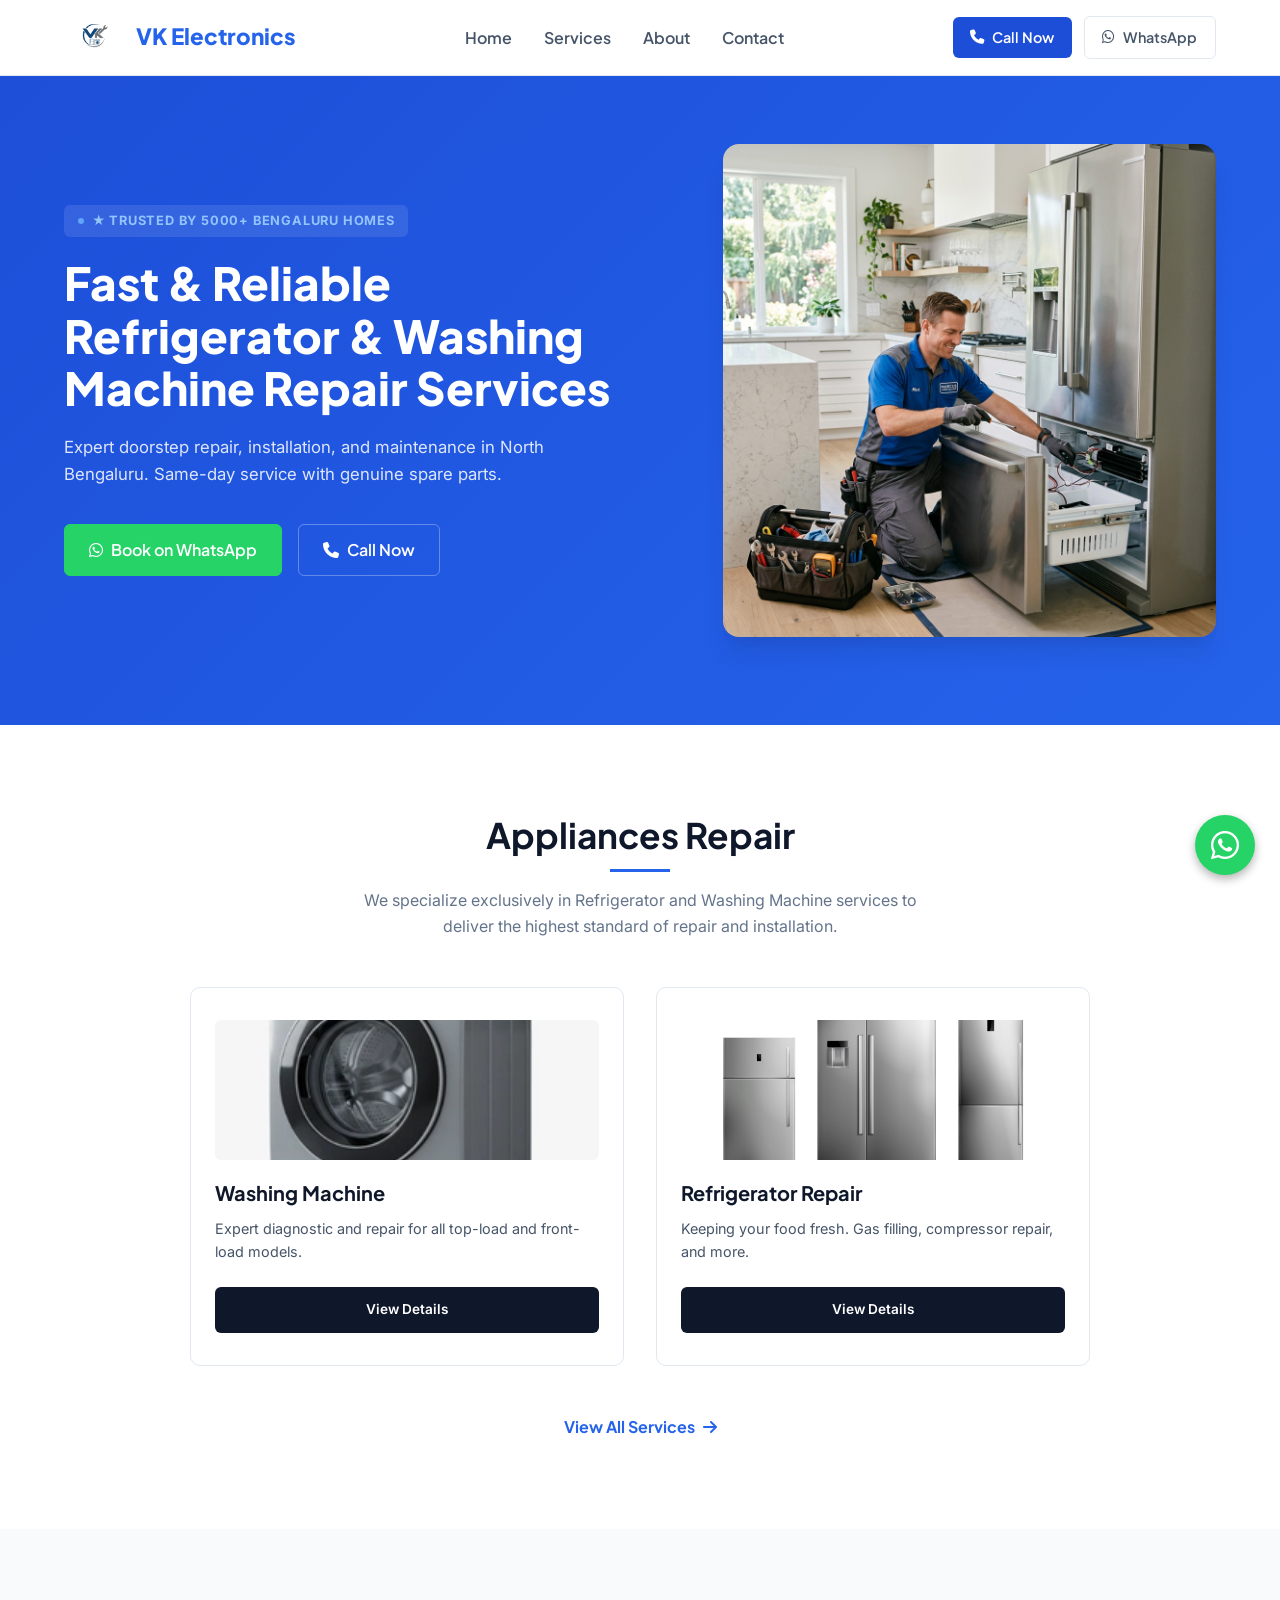
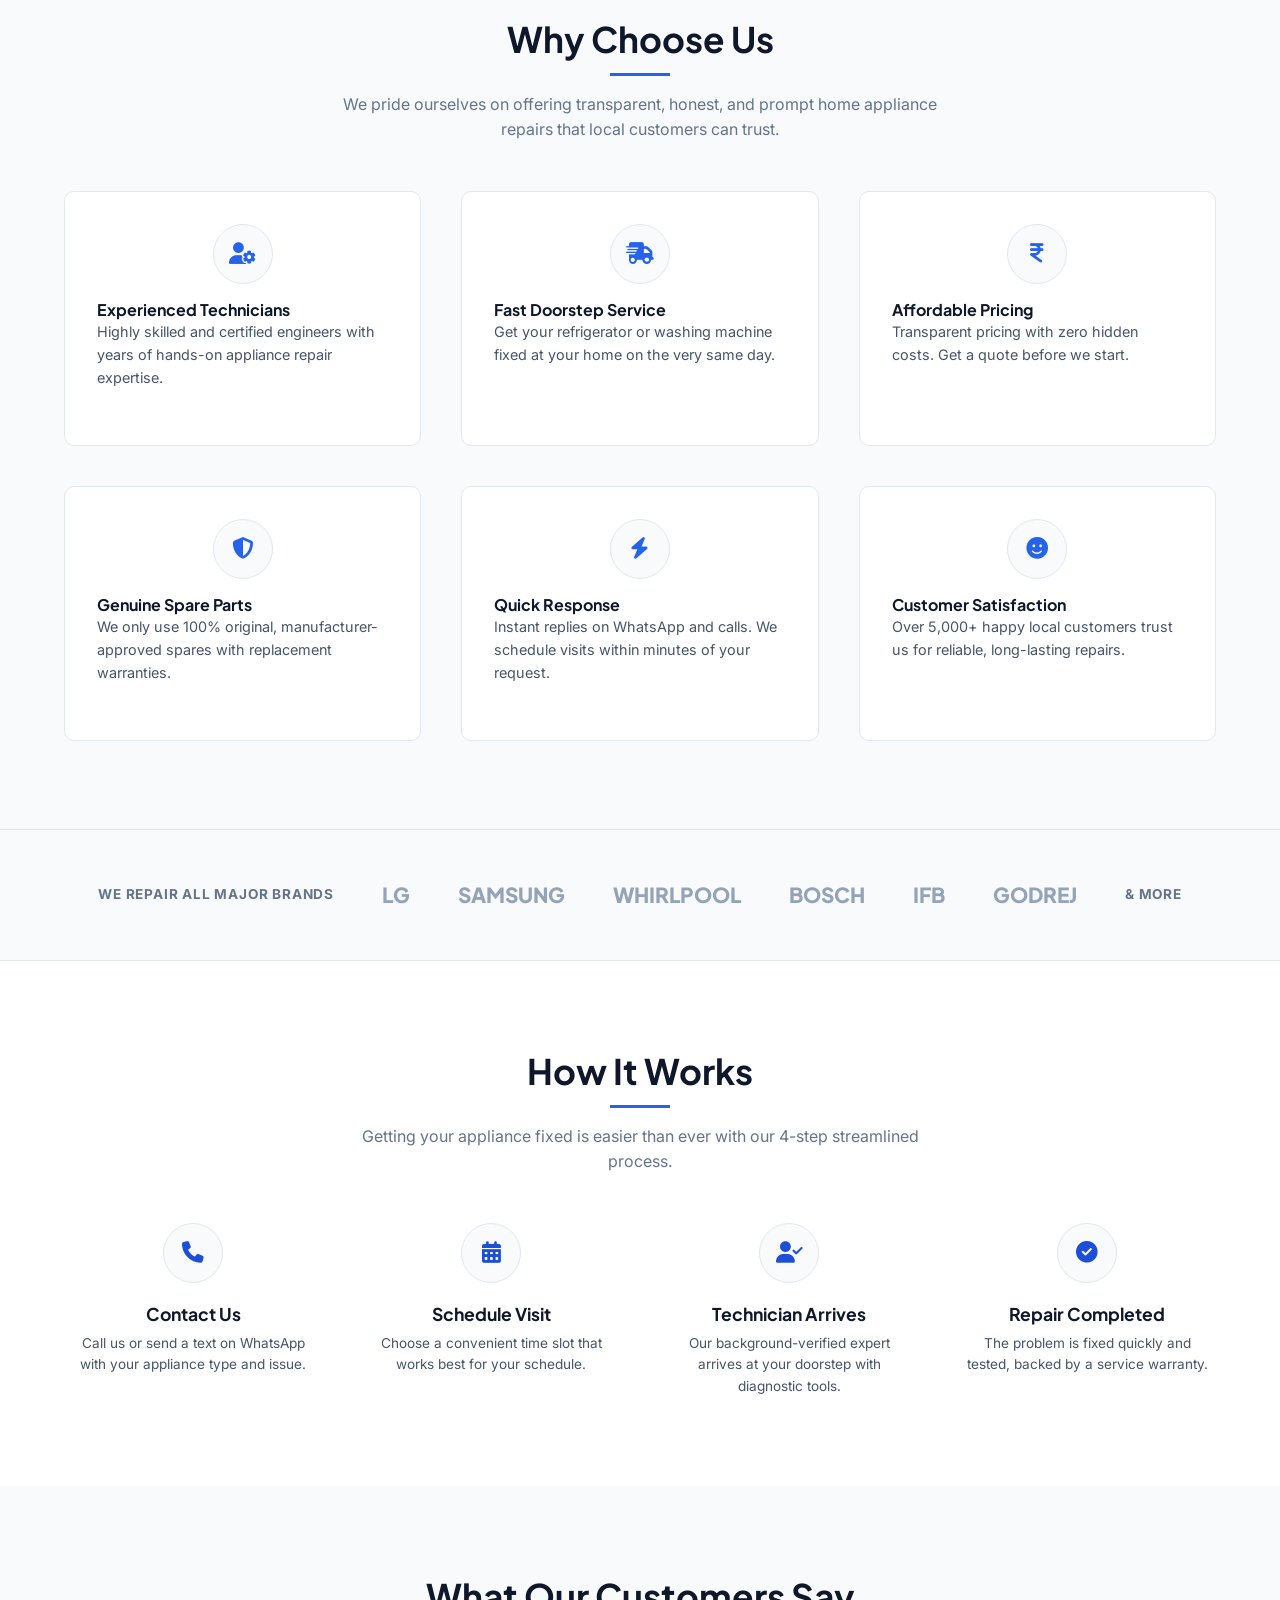
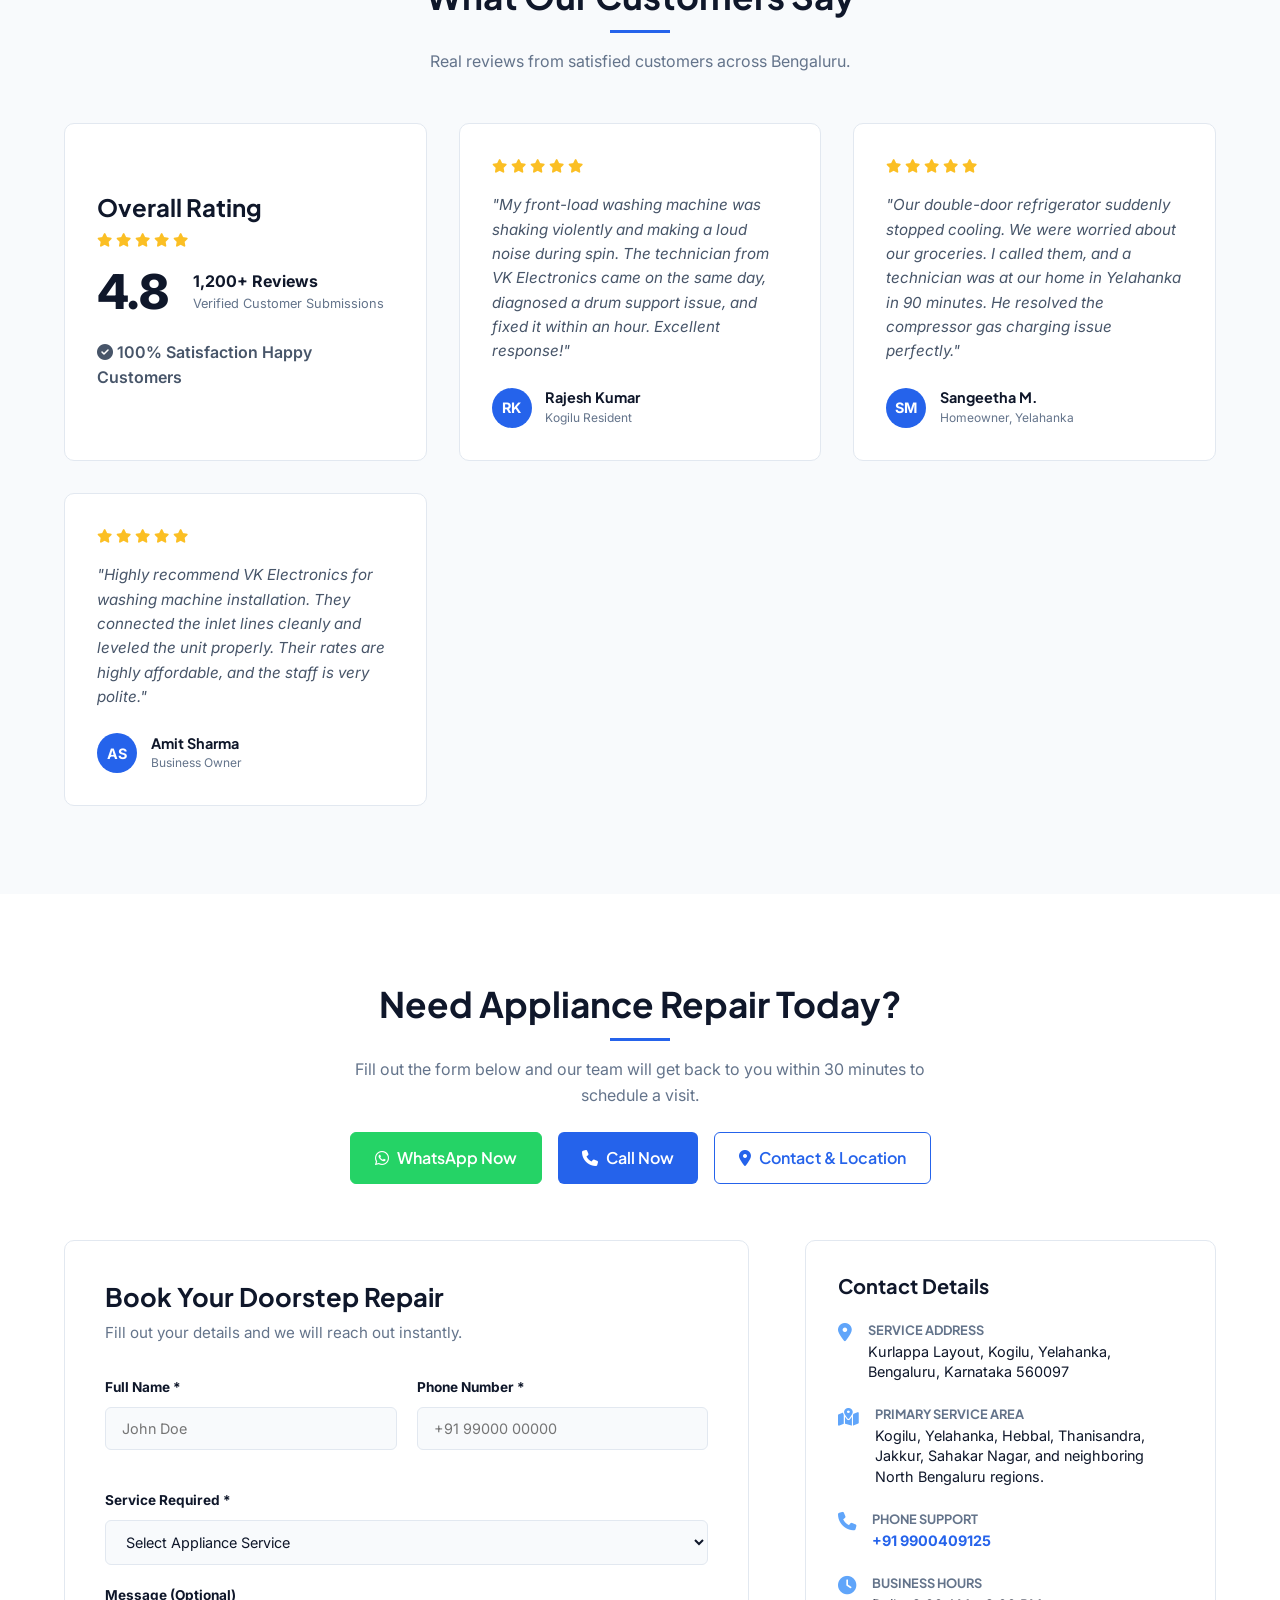
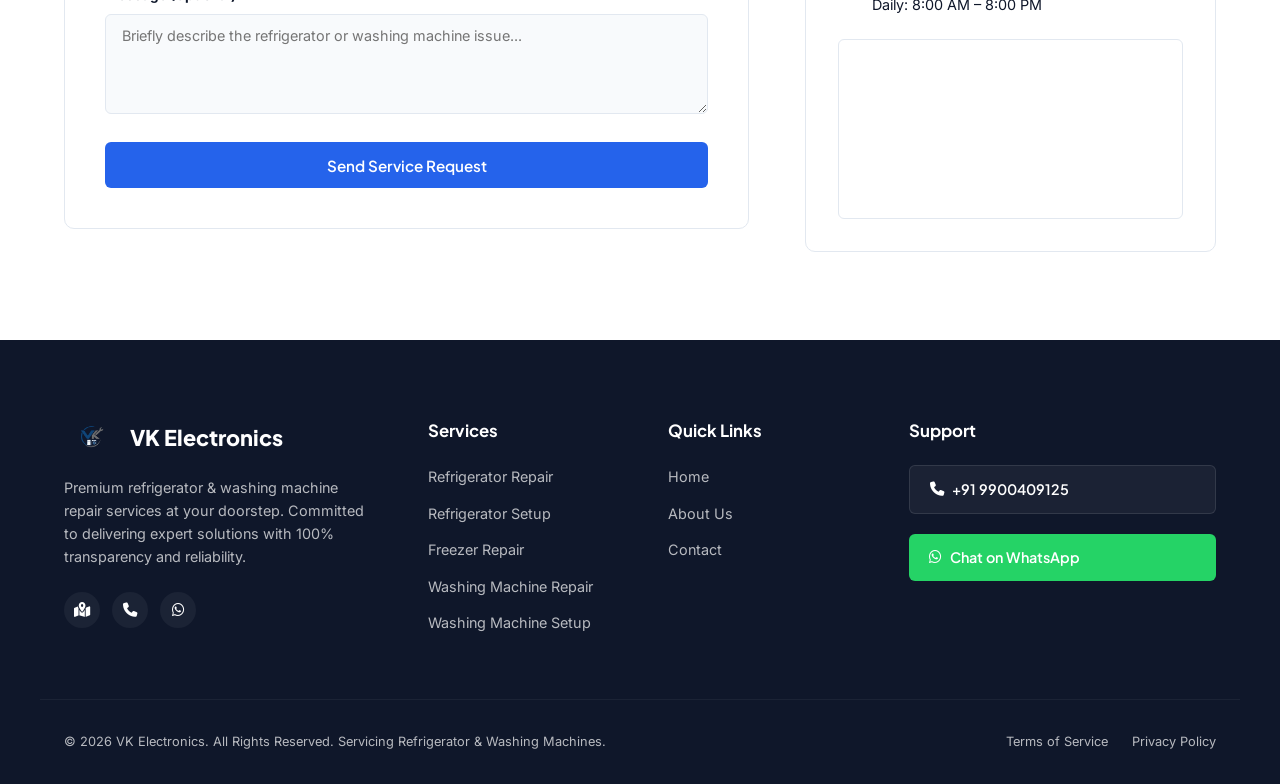
<file: index.html>
<!DOCTYPE html>
<html lang="en">
<head>
    <meta charset="UTF-8">
    <meta name="viewport" content="width=device-width, initial-scale=1.0">
    
    <!-- Primary SEO Metadata -->
    <title>VK Electronics | Refrigerator & Washing Machine Repair Bengaluru</title>
    <meta name="description" content="Fast and reliable doorstep refrigerator and washing machine repair & installation services in Bengaluru. Same-day service with genuine spare parts. Call +91 9900409125!">
    <meta name="keywords" content="refrigerator repair Bengaluru, washing machine repair Bangalore, fridge repair Kogilu, washing machine installation Bengaluru, VK Electronics, freezer repair Bangalore">
    <meta name="author" content="VK Electronics">
    
    <!-- Open Graph / Facebook -->
    <meta property="og:type" content="website">
    <meta property="og:url" content="https://vkelectronics.in/">
    <meta property="og:title" content="VK Electronics | Refrigerator & Washing Machine Repair Bengaluru">
    <meta property="og:description" content="Fast and reliable doorstep refrigerator and washing machine repair & installation services in Bengaluru. Same-day service with genuine spare parts.">
    <meta property="og:image" content="images/technician_hero.png">

    <!-- Twitter -->
    <meta property="twitter:card" content="summary_large_image">
    <meta property="twitter:title" content="VK Electronics | Refrigerator & Washing Machine Repair Bengaluru">
    <meta property="twitter:description" content="Fast and reliable doorstep refrigerator and washing machine repair & installation services in Bengaluru. Same-day service with genuine spare parts.">
    <meta property="twitter:image" content="images/technician_hero.png">

    <!-- Google Fonts -->
    <link rel="preconnect" href="https://fonts.googleapis.com">
    <link rel="preconnect" href="https://fonts.gstatic.com" crossorigin>
    <link href="https://fonts.googleapis.com/css2?family=Plus+Jakarta+Sans:wght@400;500;600;700;800&family=Inter:wght@400;500;600;700&display=swap" rel="stylesheet">
    
    <!-- Font Awesome Icons -->
    <link rel="stylesheet" href="https://cdnjs.cloudflare.com/ajax/libs/font-awesome/6.4.0/css/all.min.css">
    
    <!-- Custom CSS -->
    <link rel="stylesheet" href="style.css">
</head>
<body>

    <!-- Sticky Header -->
    <header class="header-wrapper">
        <div class="container nav-container">
            <a href="index.html" class="logo" aria-label="VK Electronics Home">
                <img src="images/logo.png" alt="VK Electronics Logo" onerror="this.style.display='none'">
                <span class="logo-text">VK Electronics</span>
            </a>
            
            <nav class="nav-links" id="navLinks">
                <a href="index.html" class="active">Home</a>
                <a href="services.html">Services</a>
                <a href="about.html">About</a>
                <a href="contact.html">Contact</a>
            </nav>
            
            <div class="header-buttons">
                <a href="tel:+919900409125" class="btn btn-header-call" aria-label="Call Support">
                    <i class="fa-solid fa-phone"></i> Call Now
                </a>
                <a href="https://wa.me/919900409125?text=Hello%20VK%20Electronics,%20I%20would%20like%20to%20book%20a%20repair%20service." target="_blank" class="btn btn-header-wa" aria-label="WhatsApp Support">
                    <i class="fa-brands fa-whatsapp"></i> WhatsApp
                </a>
            </div>
            
            <button class="menu-toggle" id="menuToggle" aria-label="Toggle Menu" aria-controls="navLinks" aria-expanded="false">
                <span></span>
                <span></span>
                <span></span>
            </button>
        </div>
    </header>

    <!-- Hero Section -->
    <section class="hero-section" id="home">
        <div class="container hero-grid">
            <div class="hero-content">
                <span class="hero-badge">★ Trusted by 5000+ Bengaluru Homes</span>
                <h1 class="hero-title">Fast & Reliable Refrigerator & Washing Machine Repair Services</h1>
                <p class="hero-desc">
                    Expert doorstep repair, installation, and maintenance in North Bengaluru. Same-day service with genuine spare parts.
                </p>
                <div class="hero-buttons">
                    <a href="https://wa.me/919900409125?text=Hello%20VK%20Electronics,%20I%20would%20like%20to%20book%20a%20repair%20service." target="_blank" class="btn btn-whatsapp">
                        <i class="fa-brands fa-whatsapp"></i> Book on WhatsApp
                    </a>
                    <a href="tel:+919900409125" class="btn btn-secondary">
                        <i class="fa-solid fa-phone"></i> Call Now
                    </a>
                </div>
            </div>
            <div class="hero-image">
                <div class="hero-image-wrapper">
                    <img src="images/technician_hero.png" alt="VK Electronics technician repairing an appliance in a modern kitchen">
                </div>
            </div>
        </div>
    </section>

    <!-- Services Section -->
    <section class="section-padding bg-white" id="services">
        <div class="container">
            <div class="section-title-wrapper text-center">
                <h2>Appliances Repair</h2>
                <div class="section-title-underline"></div>
                <p>We specialize exclusively in Refrigerator and Washing Machine services to deliver the highest standard of repair and installation.</p>
            </div>
            
            <div class="services-grid" style="grid-template-columns: repeat(auto-fit, minmax(320px, 1fr)); max-width: 900px; margin: 0 auto 3rem;">
                <!-- Service 1: Washing Machine -->
                <div class="service-card">
                    <div class="service-card-img">
                        <img src="./images/washingMachine.webp" alt="Washing Machine">
                    </div>
                    <h3>Washing Machine</h3>
                    <p>Expert diagnostic and repair for all top-load and front-load models.</p>
                    <a href="services.html#washing-machine" class="btn-details" style="background-color: var(--dark); border-radius: var(--radius-sm); padding: 0.75rem; text-align: center; color: var(--text-white); font-weight: 600; display: block; margin-top: auto;">View Details</a>
                </div>
                
                <!-- Service 2: Refrigerator Repair -->
                <div class="service-card">
                    <div class="service-card-img">
                        <img src="./images/Refrigerator.jpg" alt="Refrigerator Repair">
                    </div>
                    <h3>Refrigerator Repair</h3>
                    <p>Keeping your food fresh. Gas filling, compressor repair, and more.</p>
                    <a href="services.html#refrigerator" class="btn-details" style="background-color: var(--dark); border-radius: var(--radius-sm); padding: 0.75rem; text-align: center; color: var(--text-white); font-weight: 600; display: block; margin-top: auto;">View Details</a>
                </div>
            </div>
            
            <div class="text-center" style="margin-top: 2rem;">
                <a href="services.html" class="view-all-services-link">View All Services <i class="fa-solid fa-arrow-right"></i></a>
            </div>
        </div>
    </section>

    <!-- Why Choose Us Section -->
    <section class="section-padding bg-light" id="why-choose-us">
        <div class="container">
            <div class="section-title-wrapper text-center">
                <h2>Why Choose Us</h2>
                <div class="section-title-underline"></div>
                <p>We pride ourselves on offering transparent, honest, and prompt home appliance repairs that local customers can trust.</p>
            </div>
            
            <div class="process-grid" style="grid-template-columns: repeat(auto-fit, minmax(280px, 1fr));">
                <!-- Feature 1 -->
                <div class="service-card" style="padding: 2rem;">
                    <div class="process-icon-wrapper" style="margin-bottom: 1rem; color: var(--primary);">
                        <i class="fa-solid fa-user-gear"></i>
                    </div>
                    <h4>Experienced Technicians</h4>
                    <p>Highly skilled and certified engineers with years of hands-on appliance repair expertise.</p>
                </div>
                
                <!-- Feature 2 -->
                <div class="service-card" style="padding: 2rem;">
                    <div class="process-icon-wrapper" style="margin-bottom: 1rem; color: var(--primary);">
                        <i class="fa-solid fa-truck-fast"></i>
                    </div>
                    <h4>Fast Doorstep Service</h4>
                    <p>Get your refrigerator or washing machine fixed at your home on the very same day.</p>
                </div>
                
                <!-- Feature 3 -->
                <div class="service-card" style="padding: 2rem;">
                    <div class="process-icon-wrapper" style="margin-bottom: 1rem; color: var(--primary);">
                        <i class="fa-solid fa-indian-rupee-sign"></i>
                    </div>
                    <h4>Affordable Pricing</h4>
                    <p>Transparent pricing with zero hidden costs. Get a quote before we start.</p>
                </div>
                
                <!-- Feature 4 -->
                <div class="service-card" style="padding: 2rem;">
                    <div class="process-icon-wrapper" style="margin-bottom: 1rem; color: var(--primary);">
                        <i class="fa-solid fa-shield-halved"></i>
                    </div>
                    <h4>Genuine Spare Parts</h4>
                    <p>We only use 100% original, manufacturer-approved spares with replacement warranties.</p>
                </div>

                <!-- Feature 5 -->
                <div class="service-card" style="padding: 2rem;">
                    <div class="process-icon-wrapper" style="margin-bottom: 1rem; color: var(--primary);">
                        <i class="fa-solid fa-bolt"></i>
                    </div>
                    <h4>Quick Response</h4>
                    <p>Instant replies on WhatsApp and calls. We schedule visits within minutes of your request.</p>
                </div>

                <!-- Feature 6 -->
                <div class="service-card" style="padding: 2rem;">
                    <div class="process-icon-wrapper" style="margin-bottom: 1rem; color: var(--primary);">
                        <i class="fa-solid fa-face-smile"></i>
                    </div>
                    <h4>Customer Satisfaction</h4>
                    <p>Over 5,000+ happy local customers trust us for reliable, long-lasting repairs.</p>
                </div>
            </div>
        </div>
    </section>

    <!-- Brands Section -->
    <section class="brands-section">
        <div class="container brands-container">
            <span class="brand-text">We Repair All Major Brands</span>
            <span class="brand-item">LG</span>
            <span class="brand-item">SAMSUNG</span>
            <span class="brand-item">WHIRLPOOL</span>
            <span class="brand-item">BOSCH</span>
            <span class="brand-item">IFB</span>
            <span class="brand-item">GODREJ</span>
            <span class="brand-text">& more</span>
        </div>
    </section>

    <!-- How It Works Section -->
    <section class="section-padding bg-white" id="process">
        <div class="container">
            <div class="section-title-wrapper text-center">
                <h2>How It Works</h2>
                <div class="section-title-underline"></div>
                <p>Getting your appliance fixed is easier than ever with our 4-step streamlined process.</p>
            </div>
            
            <div class="process-grid">
                <!-- Step 1 -->
                <div class="process-step">
                    <div class="process-icon-wrapper">
                        <i class="fa-solid fa-phone"></i>
                    </div>
                    <h4>Contact Us</h4>
                    <p>Call us or send a text on WhatsApp with your appliance type and issue.</p>
                </div>
                
                <!-- Step 2 -->
                <div class="process-step">
                    <div class="process-icon-wrapper">
                        <i class="fa-solid fa-calendar-days"></i>
                    </div>
                    <h4>Schedule Visit</h4>
                    <p>Choose a convenient time slot that works best for your schedule.</p>
                </div>
                
                <!-- Step 3 -->
                <div class="process-step">
                    <div class="process-icon-wrapper">
                        <i class="fa-solid fa-user-check"></i>
                    </div>
                    <h4>Technician Arrives</h4>
                    <p>Our background-verified expert arrives at your doorstep with diagnostic tools.</p>
                </div>
                
                <!-- Step 4 -->
                <div class="process-step">
                    <div class="process-icon-wrapper">
                        <i class="fa-solid fa-circle-check"></i>
                    </div>
                    <h4>Repair Completed</h4>
                    <p>The problem is fixed quickly and tested, backed by a service warranty.</p>
                </div>
            </div>
        </div>
    </section>

    <!-- Testimonials Section -->
    <section class="section-padding bg-light" id="testimonials">
        <div class="container">
            <div class="section-title-wrapper text-center">
                <h2>What Our Customers Say</h2>
                <div class="section-title-underline"></div>
                <p>Real reviews from satisfied customers across Bengaluru.</p>
            </div>
            
            <div class="reviews-grid">
                <!-- Score Card -->
                <div class="review-stats-card">
                    <h3>Overall Rating</h3>
                    <div class="review-stars">
                        <i class="fa-solid fa-star"></i>
                        <i class="fa-solid fa-star"></i>
                        <i class="fa-solid fa-star"></i>
                        <i class="fa-solid fa-star"></i>
                        <i class="fa-solid fa-star"></i>
                    </div>
                    <div class="stats-meta">
                        <span class="rating-number">4.8</span>
                        <div>
                            <p style="font-weight: 700; color: var(--text-dark);">1,200+ Reviews</p>
                            <p style="font-size: 0.8rem; color: var(--text-light);">Verified Customer Submissions</p>
                        </div>
                    </div>
                    <p style="margin-top: 1.5rem; font-weight: 600; color: var(--secondary);">
                        <i class="fa-solid fa-circle-check"></i> 100% Satisfaction Happy Customers
                    </p>
                </div>

                <!-- Review 1 -->
                <div class="review-card">
                    <div class="review-stars" style="margin-bottom: 1rem;">
                        <i class="fa-solid fa-star"></i>
                        <i class="fa-solid fa-star"></i>
                        <i class="fa-solid fa-star"></i>
                        <i class="fa-solid fa-star"></i>
                        <i class="fa-solid fa-star"></i>
                    </div>
                    <p class="review-text">
                        "My front-load washing machine was shaking violently and making a loud noise during spin. The technician from VK Electronics came on the same day, diagnosed a drum support issue, and fixed it within an hour. Excellent response!"
                    </p>
                    <div class="review-author">
                        <div class="review-avatar-placeholder">RK</div>
                        <div class="review-author-info">
                            <h5>Rajesh Kumar</h5>
                            <p>Kogilu Resident</p>
                        </div>
                    </div>
                </div>

                <!-- Review 2 -->
                <div class="review-card">
                    <div class="review-stars" style="margin-bottom: 1rem;">
                        <i class="fa-solid fa-star"></i>
                        <i class="fa-solid fa-star"></i>
                        <i class="fa-solid fa-star"></i>
                        <i class="fa-solid fa-star"></i>
                        <i class="fa-solid fa-star"></i>
                    </div>
                    <p class="review-text">
                        "Our double-door refrigerator suddenly stopped cooling. We were worried about our groceries. I called them, and a technician was at our home in Yelahanka in 90 minutes. He resolved the compressor gas charging issue perfectly."
                    </p>
                    <div class="review-author">
                        <div class="review-avatar-placeholder">SM</div>
                        <div class="review-author-info">
                            <h5>Sangeetha M.</h5>
                            <p>Homeowner, Yelahanka</p>
                        </div>
                    </div>
                </div>

                <!-- Review 3 -->
                <div class="review-card">
                    <div class="review-stars" style="margin-bottom: 1rem;">
                        <i class="fa-solid fa-star"></i>
                        <i class="fa-solid fa-star"></i>
                        <i class="fa-solid fa-star"></i>
                        <i class="fa-solid fa-star"></i>
                        <i class="fa-solid fa-star"></i>
                    </div>
                    <p class="review-text">
                        "Highly recommend VK Electronics for washing machine installation. They connected the inlet lines cleanly and leveled the unit properly. Their rates are highly affordable, and the staff is very polite."
                    </p>
                    <div class="review-author">
                        <div class="review-avatar-placeholder">AS</div>
                        <div class="review-author-info">
                            <h5>Amit Sharma</h5>
                            <p>Business Owner</p>
                        </div>
                    </div>
                </div>
            </div>
        </div>
    </section>

    <!-- Booking & Contact Section -->
    <section class="section-padding bg-white" id="contact">
        <div class="container">
            <div class="section-title-wrapper text-center">
                <h2>Need Appliance Repair Today?</h2>
                <div class="section-title-underline"></div>
                <p>Fill out the form below and our team will get back to you within 30 minutes to schedule a visit.</p>
                <div style="margin-top: 1.5rem; display: flex; justify-content: center; gap: 1rem; flex-wrap: wrap;">
                    <a href="https://wa.me/919900409125?text=Hello%20VK%20Electronics" target="_blank" class="btn btn-whatsapp"><i class="fa-brands fa-whatsapp"></i> WhatsApp Now</a>
                    <a href="tel:+919900409125" class="btn btn-primary"><i class="fa-solid fa-phone"></i> Call Now</a>
                    <a href="#contact-location" class="btn btn-secondary"><i class="fa-solid fa-location-dot"></i> Contact & Location</a>
                </div>
            </div>
            
            <div class="booking-grid" id="contact-location" style="margin-top: 3.5rem;">
                <!-- Left: Contact Form -->
                <div class="form-container">
                    <div class="form-title-group">
                        <h3>Book Your Doorstep Repair</h3>
                        <p>Fill out your details and we will reach out instantly.</p>
                    </div>
                    
                    <div class="alert-success" id="alertSuccess" role="alert">
                        <i class="fa-solid fa-circle-check"></i> Thank you! Your request has been sent. Redirecting to WhatsApp...
                    </div>
                    
                    <form id="bookingForm" class="booking-form">
                        <div class="form-row">
                            <div class="form-group">
                                <label for="formName">Full Name *</label>
                                <input type="text" id="formName" class="form-control" placeholder="John Doe" required>
                            </div>
                            <div class="form-group">
                                <label for="formPhone">Phone Number *</label>
                                <input type="tel" id="formPhone" class="form-control" placeholder="+91 99000 00000" required>
                            </div>
                        </div>
                        
                        <div class="form-group">
                            <label for="formService">Service Required *</label>
                            <select id="formService" class="form-control" required>
                                <option value="" disabled selected>Select Appliance Service</option>
                                <option value="Refrigerator Repair">Refrigerator Repair</option>
                                <option value="Refrigerator Installation">Refrigerator Installation</option>
                                <option value="Freezer Repair">Freezer Repair</option>
                                <option value="Washing Machine Repair">Washing Machine Repair</option>
                                <option value="Washing Machine Installation">Washing Machine Installation</option>
                            </select>
                        </div>
                        
                        <div class="form-group">
                            <label for="formMessage">Message (Optional)</label>
                            <textarea id="formMessage" class="form-control" placeholder="Briefly describe the refrigerator or washing machine issue..."></textarea>
                        </div>
                        
                        <button type="submit" class="btn btn-primary btn-submit">Send Service Request</button>
                    </form>
                </div>
                
                <!-- Right: Location Card -->
                <div class="location-card">
                    <h4>Contact Details</h4>
                    <div class="location-details">
                        <div class="location-item">
                            <i class="fa-solid fa-location-dot"></i>
                            <div class="location-item-text">
                                <h5>Service Address</h5>
                                <p>Kurlappa Layout, Kogilu, Yelahanka, Bengaluru, Karnataka 560097</p>
                            </div>
                        </div>
                        
                        <div class="location-item">
                            <i class="fa-solid fa-map-location-dot"></i>
                            <div class="location-item-text">
                                <h5>Primary Service Area</h5>
                                <p>Kogilu, Yelahanka, Hebbal, Thanisandra, Jakkur, Sahakar Nagar, and neighboring North Bengaluru regions.</p>
                            </div>
                        </div>
                        
                        <div class="location-item">
                            <i class="fa-solid fa-phone"></i>
                            <div class="location-item-text">
                                <h5>Phone Support</h5>
                                <p><a href="tel:+919900409125" style="color: var(--primary); font-weight: 700;">+91 9900409125</a></p>
                            </div>
                        </div>
                        
                        <div class="location-item">
                            <i class="fa-solid fa-clock"></i>
                            <div class="location-item-text">
                                <h5>Business Hours</h5>
                                <p>Daily: 8:00 AM – 8:00 PM</p>
                            </div>
                        </div>
                    </div>
                    
                    <!-- Map Container -->
                    <div class="map-container">
                        <iframe 
                            src="https://maps.google.com/maps?q=Vk%20Electronics%20Kurlappa%20Layout%20Kogilu%20Bengaluru&t=&z=14&ie=UTF8&iwloc=&output=embed" 
                            title="VK Electronics Google Map Location" 
                            allowfullscreen="" 
                            loading="lazy">
                        </iframe>
                    </div>
                </div>
            </div>
        </div>
    </section>

    <!-- Footer Section -->
    <footer class="footer-section">
        <div class="container footer-grid">
            <div class="footer-col footer-about">
                <a href="index.html" class="footer-logo">
                    <img src="images/logo.png" alt="VK Electronics Logo" onerror="this.style.display='none'">
                    <span>VK Electronics</span>
                </a>
                <p>Premium refrigerator & washing machine repair services at your doorstep. Committed to delivering expert solutions with 100% transparency and reliability.</p>
                <div class="footer-social">
                    <a href="https://maps.app.goo.gl/T4wKs58mSr6n1pze8" target="_blank" class="footer-social-btn" aria-label="Find Us on Maps"><i class="fa-solid fa-map-location-dot"></i></a>
                    <a href="tel:+919900409125" class="footer-social-btn" aria-label="Call Support"><i class="fa-solid fa-phone"></i></a>
                    <a href="https://wa.me/919900409125" target="_blank" class="footer-social-btn" aria-label="WhatsApp Support"><i class="fa-brands fa-whatsapp"></i></a>
                </div>
            </div>
            
            <div class="footer-col">
                <h4>Services</h4>
                <ul class="footer-links-list">
                    <li><a href="services.html">Refrigerator Repair</a></li>
                    <li><a href="services.html">Refrigerator Setup</a></li>
                    <li><a href="services.html">Freezer Repair</a></li>
                    <li><a href="services.html">Washing Machine Repair</a></li>
                    <li><a href="services.html">Washing Machine Setup</a></li>
                </ul>
            </div>
            
            <div class="footer-col">
                <h4>Quick Links</h4>
                <ul class="footer-links-list">
                    <li><a href="index.html">Home</a></li>
                    <li><a href="about.html">About Us</a></li>
                    <li><a href="contact.html">Contact</a></li>
                </ul>
            </div>
            
            <div class="footer-col">
                <h4>Support</h4>
                <div class="footer-support">
                    <a href="tel:+919900409125" class="btn btn-footer-call">
                        <i class="fa-solid fa-phone"></i> +91 9900409125
                    </a>
                    <a href="https://wa.me/919900409125?text=Hello%20VK%20Electronics,%20I%20would%20like%20to%20book%20a%20repair%20service." target="_blank" class="btn btn-footer-wa">
                        <i class="fa-brands fa-whatsapp"></i> Chat on WhatsApp
                    </a>
                </div>
            </div>
        </div>
        
        <div class="container footer-bottom">
            <p>&copy; 2026 VK Electronics. All Rights Reserved. Servicing Refrigerator & Washing Machines.</p>
            <div class="footer-bottom-links">
                <a href="about.html">Terms of Service</a>
                <a href="about.html">Privacy Policy</a>
            </div>
        </div>
    </footer>

    <!-- Floating WhatsApp Button -->
    <a href="https://wa.me/919900409125?text=Hello%20VK%20Electronics,%20I%20would%20like%20to%20book%20a%20repair%20service." class="floating-wa-btn" target="_blank" aria-label="Book on WhatsApp">
        <i class="fa-brands fa-whatsapp"></i>
    </a>

    <!-- Custom Script -->
    <script src="script.js"></script>
</body>
</html>
</file>
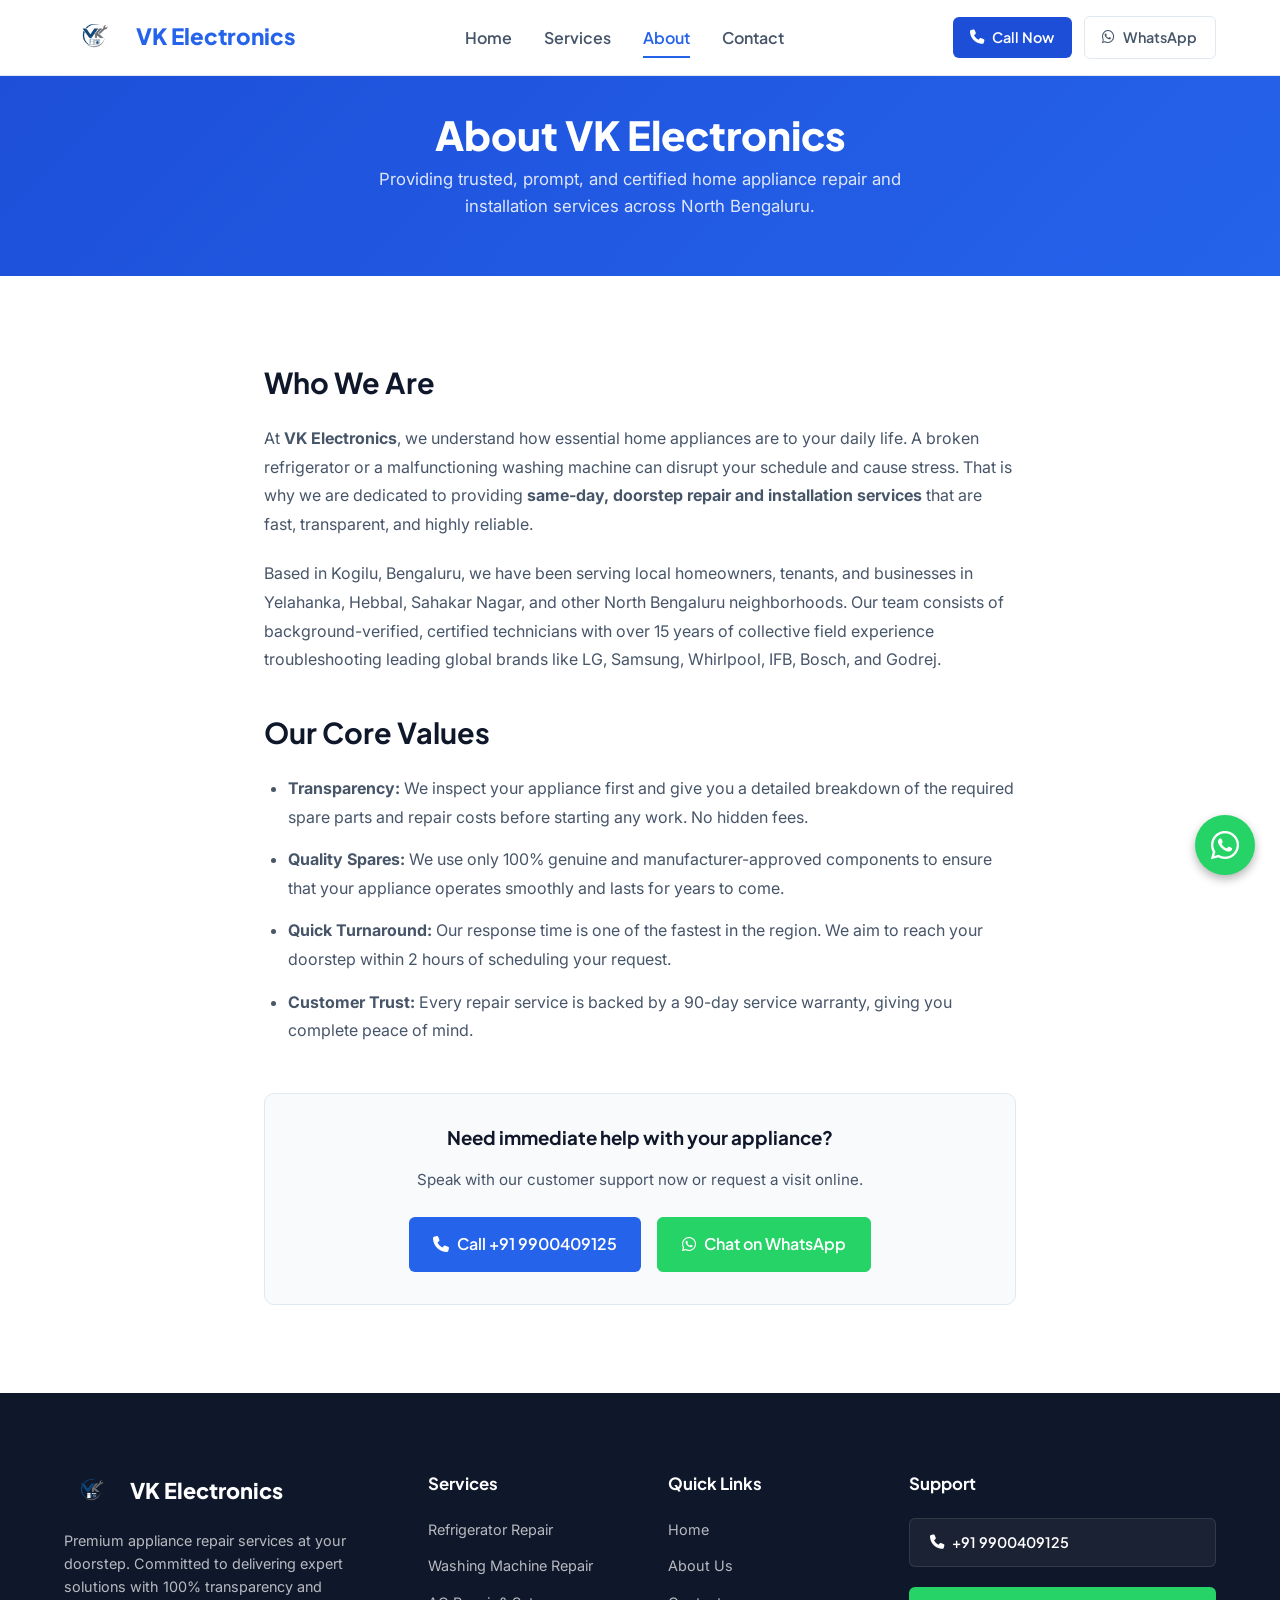
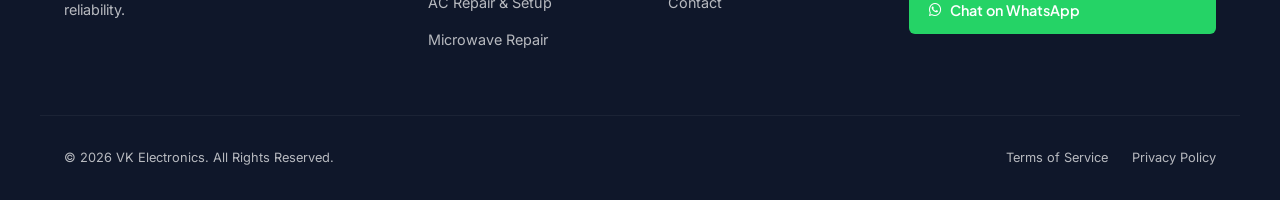
<file: about.html>
<!DOCTYPE html>
<html lang="en">
<head>
    <meta charset="UTF-8">
    <meta name="viewport" content="width=device-width, initial-scale=1.0">
    <title>About Us | VK Electronics Bengaluru</title>
    <meta name="description" content="Learn more about VK Electronics, Bengaluru's leading appliance repair service provider. Over 15 years of expert refrigerator and washing machine repair.">
    
    <!-- Google Fonts -->
    <link rel="preconnect" href="https://fonts.googleapis.com">
    <link rel="preconnect" href="https://fonts.gstatic.com" crossorigin>
    <link href="https://fonts.googleapis.com/css2?family=Plus+Jakarta+Sans:wght@400;500;600;700;800&family=Inter:wght@400;500;600;700&display=swap" rel="stylesheet">
    
    <!-- Font Awesome Icons -->
    <link rel="stylesheet" href="https://cdnjs.cloudflare.com/ajax/libs/font-awesome/6.4.0/css/all.min.css">
    
    <!-- Custom CSS -->
    <link rel="stylesheet" href="style.css">
</head>
<body>

    <!-- Sticky Header -->
    <header class="header-wrapper">
        <div class="container nav-container">
            <a href="index.html" class="logo" aria-label="VK Electronics Home">
                <img src="images/logo.png" alt="VK Electronics Logo" onerror="this.style.display='none'">
                <span class="logo-text">VK Electronics</span>
            </a>
            
            <nav class="nav-links" id="navLinks">
                <a href="index.html">Home</a>
                <a href="services.html">Services</a>
                <a href="about.html" class="active">About</a>
                <a href="contact.html">Contact</a>
            </nav>
            
            <div class="header-buttons">
                <a href="tel:+919900409125" class="btn btn-header-call">
                    <i class="fa-solid fa-phone"></i> Call Now
                </a>
                <a href="https://wa.me/919900409125?text=Hello%20VK%20Electronics,%20I%20would%20like%20to%20book%20a%20repair%20service." target="_blank" class="btn btn-header-wa">
                    <i class="fa-brands fa-whatsapp"></i> WhatsApp
                </a>
            </div>
            
            <button class="menu-toggle" id="menuToggle" aria-label="Toggle Menu">
                <span></span>
                <span></span>
                <span></span>
            </button>
        </div>
    </header>

    <!-- Page Title Header -->
    <section class="hero-section" style="padding: 7rem 0 3.5rem; text-align: center;">
        <div class="container">
            <h1 class="hero-title" style="font-size: 2.5rem; margin-bottom: 0.5rem;">About VK Electronics</h1>
            <p class="hero-desc" style="margin: 0 auto; max-width: 600px;">Providing trusted, prompt, and certified home appliance repair and installation services across North Bengaluru.</p>
        </div>
    </section>

    <!-- About Content -->
    <section class="section-padding bg-white">
        <div class="container" style="max-width: 800px; line-height: 1.8;">
            <h2 style="margin-bottom: 1.5rem; font-size: 1.8rem; color: var(--text-dark);">Who We Are</h2>
            <p style="margin-bottom: 1.25rem;">At <strong>VK Electronics</strong>, we understand how essential home appliances are to your daily life. A broken refrigerator or a malfunctioning washing machine can disrupt your schedule and cause stress. That is why we are dedicated to providing <strong>same-day, doorstep repair and installation services</strong> that are fast, transparent, and highly reliable.</p>
            <p style="margin-bottom: 1.25rem;">Based in Kogilu, Bengaluru, we have been serving local homeowners, tenants, and businesses in Yelahanka, Hebbal, Sahakar Nagar, and other North Bengaluru neighborhoods. Our team consists of background-verified, certified technicians with over 15 years of collective field experience troubleshooting leading global brands like LG, Samsung, Whirlpool, IFB, Bosch, and Godrej.</p>
            
            <h2 style="margin-top: 2.5rem; margin-bottom: 1.5rem; font-size: 1.8rem; color: var(--text-dark);">Our Core Values</h2>
            <ul style="margin-bottom: 2rem; padding-left: 1.5rem; list-style-type: disc; display: flex; flex-direction: column; gap: 0.85rem;">
                <li><strong>Transparency:</strong> We inspect your appliance first and give you a detailed breakdown of the required spare parts and repair costs before starting any work. No hidden fees.</li>
                <li><strong>Quality Spares:</strong> We use only 100% genuine and manufacturer-approved components to ensure that your appliance operates smoothly and lasts for years to come.</li>
                <li><strong>Quick Turnaround:</strong> Our response time is one of the fastest in the region. We aim to reach your doorstep within 2 hours of scheduling your request.</li>
                <li><strong>Customer Trust:</strong> Every repair service is backed by a 90-day service warranty, giving you complete peace of mind.</li>
            </ul>

            <div style="background-color: var(--light); padding: 2rem; border-radius: var(--radius-md); border: 1px solid var(--border); margin-top: 3rem; text-align: center;">
                <h3 style="margin-bottom: 1rem; color: var(--text-dark);">Need immediate help with your appliance?</h3>
                <p style="font-size: 0.95rem; margin-bottom: 1.5rem;">Speak with our customer support now or request a visit online.</p>
                <div style="display: flex; gap: 1rem; justify-content: center; flex-wrap: wrap;">
                    <a href="tel:+919900409125" class="btn btn-primary"><i class="fa-solid fa-phone"></i> Call +91 9900409125</a>
                    <a href="https://wa.me/919900409125?text=Hello%20VK%20Electronics" target="_blank" class="btn btn-whatsapp"><i class="fa-brands fa-whatsapp"></i> Chat on WhatsApp</a>
                </div>
            </div>
        </div>
    </section>

    <!-- Footer -->
    <footer class="footer-section">
        <div class="container footer-grid">
            <div class="footer-col footer-about">
                <a href="index.html" class="footer-logo">
                    <img src="images/logo.png" alt="VK Electronics Logo" onerror="this.style.display='none'">
                    <span>VK Electronics</span>
                </a>
                <p>Premium appliance repair services at your doorstep. Committed to delivering expert solutions with 100% transparency and reliability.</p>
            </div>
            
            <div class="footer-col">
                <h4>Services</h4>
                <ul class="footer-links-list">
                    <li><a href="services.html">Refrigerator Repair</a></li>
                    <li><a href="services.html">Washing Machine Repair</a></li>
                    <li><a href="services.html">AC Repair & Setup</a></li>
                    <li><a href="services.html">Microwave Repair</a></li>
                </ul>
            </div>
            
            <div class="footer-col">
                <h4>Quick Links</h4>
                <ul class="footer-links-list">
                    <li><a href="index.html">Home</a></li>
                    <li><a href="about.html">About Us</a></li>
                    <li><a href="contact.html">Contact</a></li>
                </ul>
            </div>
            
            <div class="footer-col">
                <h4>Support</h4>
                <div class="footer-support">
                    <a href="tel:+919900409125" class="btn btn-footer-call">
                        <i class="fa-solid fa-phone"></i> +91 9900409125
                    </a>
                    <a href="https://wa.me/919900409125?text=Hello%20VK%20Electronics,%20I%20would%20like%20to%20book%20a%20repair%20service." target="_blank" class="btn btn-footer-wa">
                        <i class="fa-brands fa-whatsapp"></i> Chat on WhatsApp
                    </a>
                </div>
            </div>
        </div>
        
        <div class="container footer-bottom">
            <p>&copy; 2026 VK Electronics. All Rights Reserved.</p>
            <div class="footer-bottom-links">
                <a href="#">Terms of Service</a>
                <a href="#">Privacy Policy</a>
            </div>
        </div>
    </footer>

    <!-- Floating WhatsApp Button -->
    <a href="https://wa.me/919900409125?text=Hello%20VK%20Electronics" class="floating-wa-btn" target="_blank" aria-label="Book on WhatsApp">
        <i class="fa-brands fa-whatsapp"></i>
    </a>

    <!-- Custom Script -->
    <script src="script.js"></script>
</body>
</html>
</file>
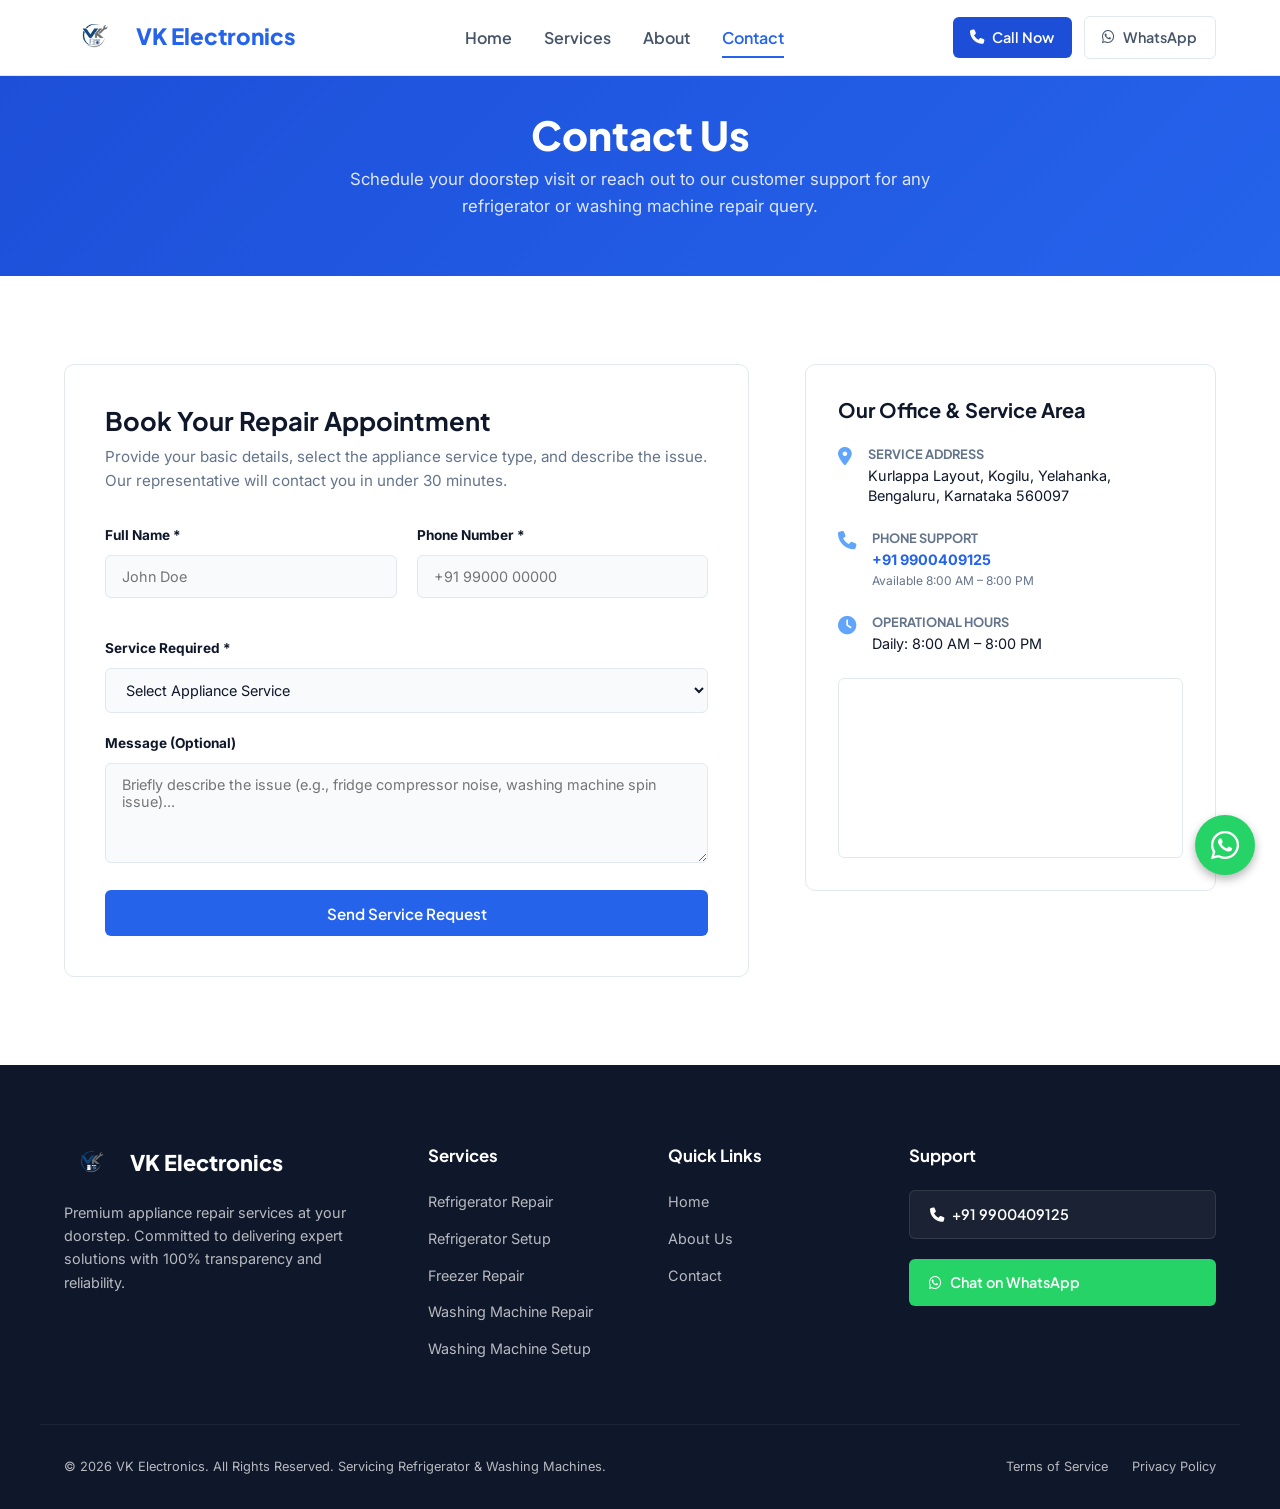
<file: contact.html>
<!DOCTYPE html>
<html lang="en">

<head>
    <meta charset="UTF-8">
    <meta name="viewport" content="width=device-width, initial-scale=1.0">
    <title>Contact Us | VK Electronics Bengaluru</title>
    <meta name="description"
        content="Get in touch with VK Electronics for same-day doorstep refrigerator and washing machine repair services in Bengaluru. Call +91 9900409125 today.">

    <!-- Google Fonts -->
    <link rel="preconnect" href="https://fonts.googleapis.com">
    <link rel="preconnect" href="https://fonts.gstatic.com" crossorigin>
    <link
        href="https://fonts.googleapis.com/css2?family=Plus+Jakarta+Sans:wght@400;500;600;700;800&family=Inter:wght@400;500;600;700&display=swap"
        rel="stylesheet">

    <!-- Font Awesome Icons -->
    <link rel="stylesheet" href="https://cdnjs.cloudflare.com/ajax/libs/font-awesome/6.4.0/css/all.min.css">

    <!-- Custom CSS -->
    <link rel="stylesheet" href="style.css">
</head>

<body>

    <!-- Sticky Header -->
    <header class="header-wrapper">
        <div class="container nav-container">
            <a href="index.html" class="logo" aria-label="VK Electronics Home">
                <img src="images/logo.png" alt="VK Electronics Logo" onerror="this.style.display='none'">
                <span class="logo-text">VK Electronics</span>
            </a>

            <nav class="nav-links" id="navLinks">
                <a href="index.html">Home</a>
                <a href="services.html">Services</a>
                <a href="about.html">About</a>
                <a href="contact.html" class="active">Contact</a>
            </nav>

            <div class="header-buttons">
                <a href="tel:+919900409125" class="btn btn-header-call">
                    <i class="fa-solid fa-phone"></i> Call Now
                </a>
                <a href="https://wa.me/919900409125?text=Hello%20VK%20Electronics,%20I%20would%20like%20to%20book%20a%20repair%20service."
                    target="_blank" class="btn btn-header-wa">
                    <i class="fa-brands fa-whatsapp"></i> WhatsApp
                </a>
            </div>

            <button class="menu-toggle" id="menuToggle" aria-label="Toggle Menu">
                <span></span>
                <span></span>
                <span></span>
            </button>
        </div>
    </header>

    <!-- Page Title Header -->
    <section class="hero-section" style="padding: 7rem 0 3.5rem; text-align: center;">
        <div class="container">
            <h1 class="hero-title" style="font-size: 2.5rem; margin-bottom: 0.5rem;">Contact Us</h1>
            <p class="hero-desc" style="margin: 0 auto; max-width: 600px;">Schedule your doorstep visit or reach out to
                our customer support for any refrigerator or washing machine repair query.</p>
        </div>
    </section>

    <!-- Contact & Booking Section -->
    <section class="section-padding bg-white">
        <div class="container booking-grid">
            <!-- Left: Contact Form -->
            <div class="form-container">
                <div class="form-title-group">
                    <h3>Book Your Repair Appointment</h3>
                    <p>Provide your basic details, select the appliance service type, and describe the issue. Our
                        representative will contact you in under 30 minutes.</p>
                </div>

                <div class="alert-success" id="alertSuccess" role="alert">
                    <i class="fa-solid fa-circle-check"></i> Thank you! Your request has been sent. Redirecting to
                    WhatsApp...
                </div>

                <form id="bookingForm" class="booking-form">
                    <div class="form-row">
                        <div class="form-group">
                            <label for="formName">Full Name *</label>
                            <input type="text" id="formName" class="form-control" placeholder="John Doe" required>
                        </div>
                        <div class="form-group">
                            <label for="formPhone">Phone Number *</label>
                            <input type="tel" id="formPhone" class="form-control" placeholder="+91 99000 00000"
                                required>
                        </div>
                    </div>

                    <div class="form-group">
                        <label for="formService">Service Required *</label>
                        <select id="formService" class="form-control" required>
                            <option value="" disabled selected>Select Appliance Service</option>
                            <option value="Refrigerator Repair">Refrigerator Repair</option>
                            <option value="Refrigerator Installation">Refrigerator Installation</option>
                            <option value="Freezer Repair">Freezer Repair</option>
                            <option value="Washing Machine Repair">Washing Machine Repair</option>
                            <option value="Washing Machine Installation">Washing Machine Installation</option>
                        </select>
                    </div>

                    <div class="form-group">
                        <label for="formMessage">Message (Optional)</label>
                        <textarea id="formMessage" class="form-control"
                            placeholder="Briefly describe the issue (e.g., fridge compressor noise, washing machine spin issue)..."></textarea>
                    </div>

                    <button type="submit" class="btn btn-primary btn-submit">Send Service Request</button>
                </form>
            </div>

            <!-- Right: Location Card -->
            <div class="location-card">
                <h4>Our Office & Service Area</h4>
                <div class="location-details">
                    <div class="location-item">
                        <i class="fa-solid fa-location-dot"></i>
                        <div class="location-item-text">
                            <h5>Service Address</h5>
                            <p>Kurlappa Layout, Kogilu, Yelahanka, Bengaluru, Karnataka 560097</p>
                        </div>
                    </div>

                    <div class="location-item">
                        <i class="fa-solid fa-phone"></i>
                        <div class="location-item-text">
                            <h5>Phone Support</h5>
                            <p><a href="tel:+919900409125" style="color: var(--primary); font-weight: 700;">+91
                                    9900409125</a></p>
                            <p style="font-size: 0.75rem; color: var(--text-light); margin-top: 0.2rem;">Available 8:00
                                AM – 8:00 PM</p>
                        </div>
                    </div>

                    <div class="location-item">
                        <i class="fa-solid fa-clock"></i>
                        <div class="location-item-text">
                            <h5>Operational Hours</h5>
                            <p>Daily: 8:00 AM – 8:00 PM</p>
                        </div>
                    </div>
                </div>

                <!-- Map Container -->
                <div class="map-container">
                    <iframe
                        src="https://maps.google.com/maps?q=Vk%20Electronics%20Kurlappa%20Layout%20Kogilu%20Bengaluru&t=&z=14&ie=UTF8&iwloc=&output=embed"
                        title="VK Electronics Google Map Location" allowfullscreen="" loading="lazy">
                    </iframe>
                </div>
            </div>
        </div>
    </section>

    <!-- Footer Section -->
    <footer class="footer-section">
        <div class="container footer-grid">
            <div class="footer-col footer-about">
                <a href="index.html" class="footer-logo">
                    <img src="images/logo.png" alt="VK Electronics Logo" onerror="this.style.display='none'">
                    <span>VK Electronics</span>
                </a>
                <p>Premium appliance repair services at your doorstep. Committed to delivering expert solutions with
                    100% transparency and reliability.</p>
            </div>

            <div class="footer-col">
                <h4>Services</h4>
                <ul class="footer-links-list">
                    <li><a href="services.html">Refrigerator Repair</a></li>
                    <li><a href="services.html">Refrigerator Setup</a></li>
                    <li><a href="services.html">Freezer Repair</a></li>
                    <li><a href="services.html">Washing Machine Repair</a></li>
                    <li><a href="services.html">Washing Machine Setup</a></li>
                </ul>
            </div>

            <div class="footer-col">
                <h4>Quick Links</h4>
                <ul class="footer-links-list">
                    <li><a href="index.html">Home</a></li>
                    <li><a href="about.html">About Us</a></li>
                    <li><a href="contact.html">Contact</a></li>
                </ul>
            </div>

            <div class="footer-col">
                <h4>Support</h4>
                <div class="footer-support">
                    <a href="tel:+919900409125" class="btn btn-footer-call">
                        <i class="fa-solid fa-phone"></i> +91 9900409125
                    </a>
                    <a href="https://wa.me/919900409125?text=Hello%20VK%20Electronics,%20I%20would%20like%20to%20book%20a%20repair%20service."
                        target="_blank" class="btn btn-footer-wa">
                        <i class="fa-brands fa-whatsapp"></i> Chat on WhatsApp
                    </a>
                </div>
            </div>
        </div>

        <div class="container footer-bottom">
            <p>&copy; 2026 VK Electronics. All Rights Reserved. Servicing Refrigerator & Washing Machines.</p>
            <div class="footer-bottom-links">
                <a href="#">Terms of Service</a>
                <a href="#">Privacy Policy</a>
            </div>
        </div>
    </footer>

    <!-- Floating WhatsApp Button -->
    <a href="https://wa.me/919900409125?text=Hello%20VK%20Electronics" class="floating-wa-btn" target="_blank"
        aria-label="Book on WhatsApp">
        <i class="fa-brands fa-whatsapp"></i>
    </a>

    <!-- Custom Script -->
    <script src="script.js"></script>
</body>

</html>
</file>
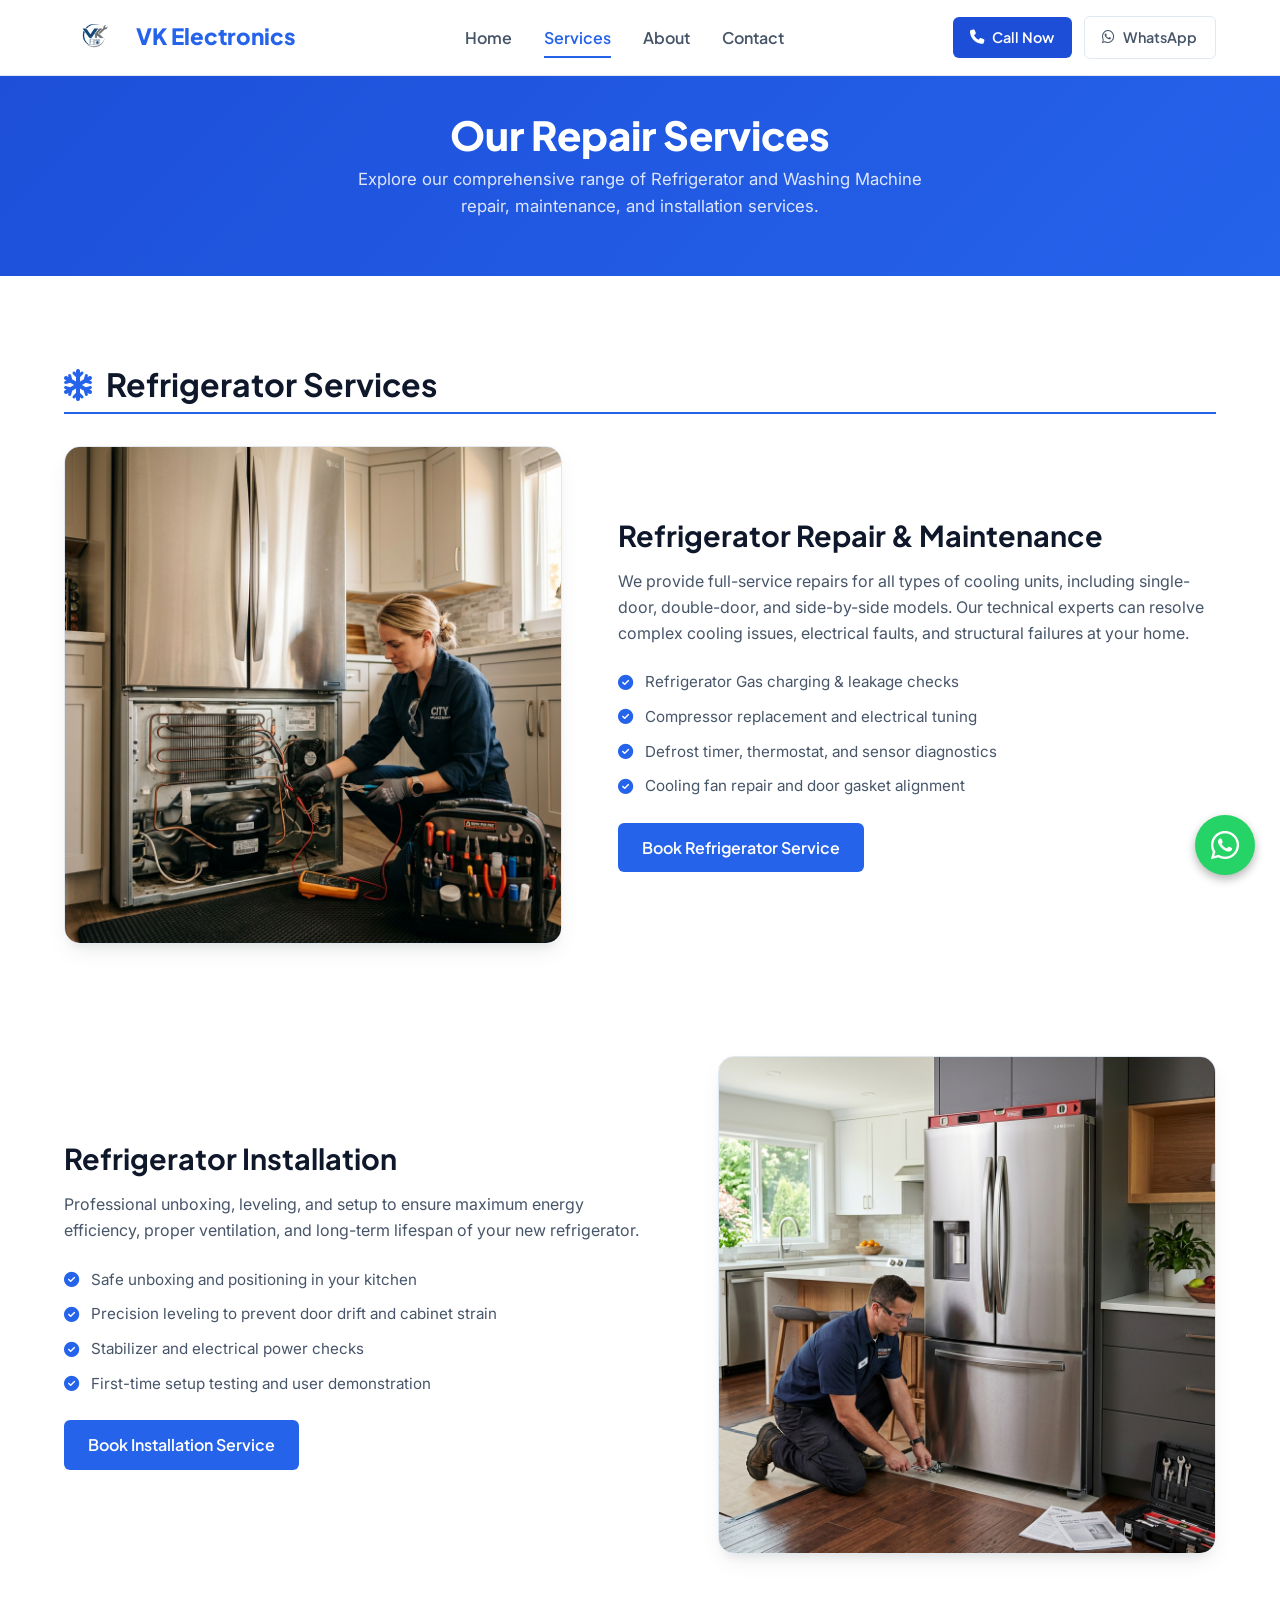
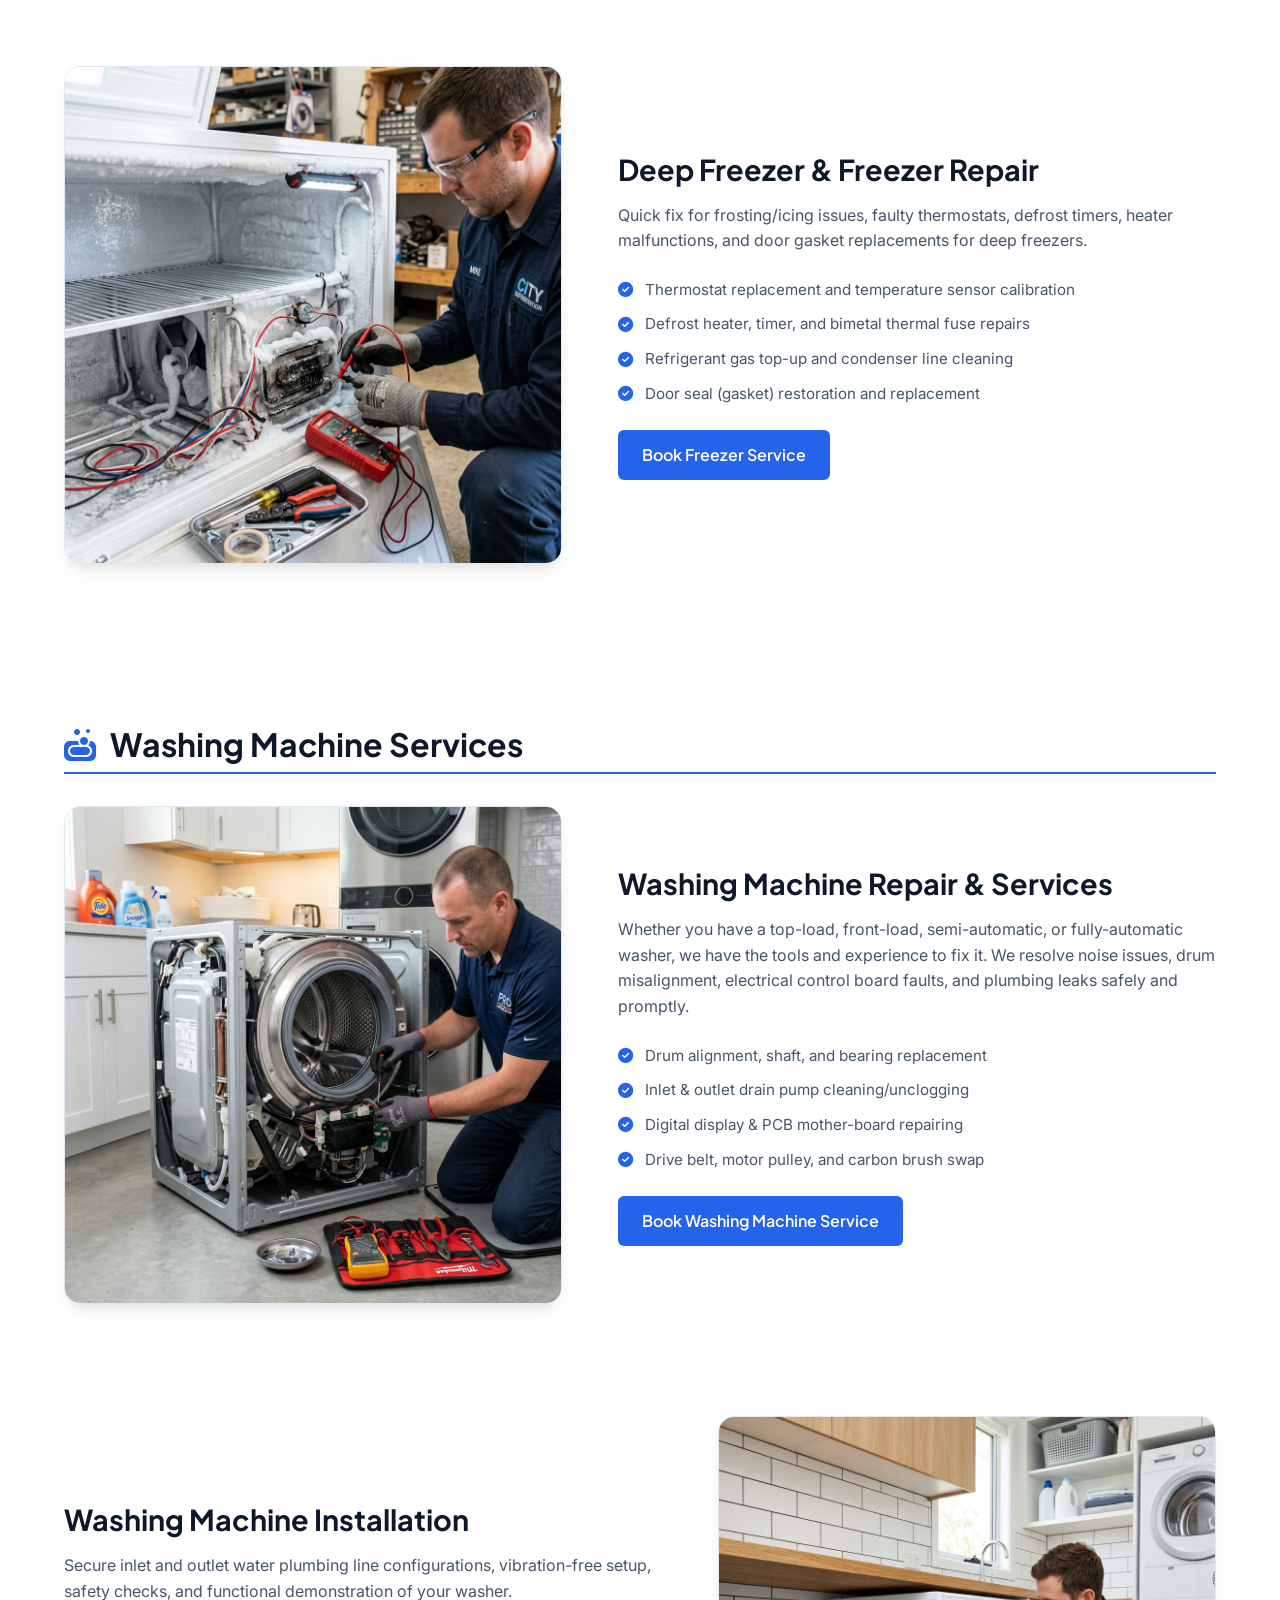
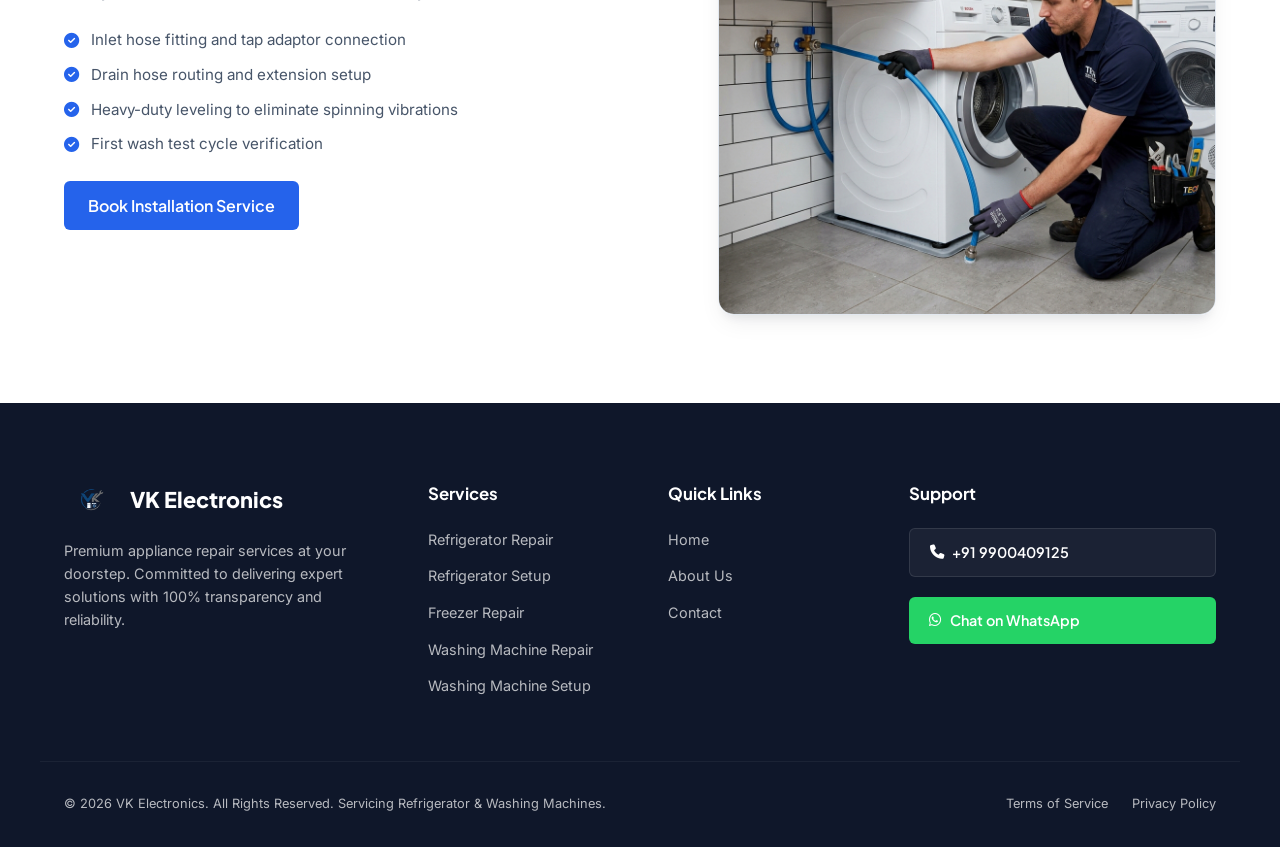
<file: services.html>
<!DOCTYPE html>
<html lang="en">
<head>
    <meta charset="UTF-8">
    <meta name="viewport" content="width=device-width, initial-scale=1.0">
    <title>Services | VK Electronics Bengaluru</title>
    <meta name="description" content="Explore our home appliance repair services. Refrigerator diagnostics, compressor repair, washing machine drum alignment, freezer diagnostics, and washer installations.">
    
    <!-- Google Fonts -->
    <link rel="preconnect" href="https://fonts.googleapis.com">
    <link rel="preconnect" href="https://fonts.gstatic.com" crossorigin>
    <link href="https://fonts.googleapis.com/css2?family=Plus+Jakarta+Sans:wght@400;500;600;700;800&family=Inter:wght@400;500;600;700&display=swap" rel="stylesheet">
    
    <!-- Font Awesome Icons -->
    <link rel="stylesheet" href="https://cdnjs.cloudflare.com/ajax/libs/font-awesome/6.4.0/css/all.min.css">
    
    <!-- Custom CSS -->
    <link rel="stylesheet" href="style.css">
    
    <style>
        .detailed-services-container {
            display: flex;
            flex-direction: column;
            gap: 4rem;
        }
        .service-row {
            display: grid;
            grid-template-columns: 1fr 1.2fr;
            gap: 3.5rem;
            align-items: center;
        }
        .service-row.reverse {
            grid-template-columns: 1.2fr 1fr;
        }
        .service-text-content h3 {
            font-size: 1.8rem;
            color: var(--text-dark);
            margin-bottom: 1rem;
        }
        .service-text-content ul {
            margin: 1.5rem 0;
            display: flex;
            flex-direction: column;
            gap: 0.65rem;
        }
        .service-text-content li {
            display: flex;
            align-items: center;
            gap: 0.75rem;
            font-size: 0.95rem;
        }
        .service-text-content li i {
            color: var(--primary);
        }
        .service-img-frame {
            border-radius: var(--radius-lg);
            overflow: hidden;
            box-shadow: var(--shadow-lg);
            border: 1px solid var(--border);
        }
        .service-img-frame img {
            width: 100%;
            height: auto;
            object-fit: cover;
        }
        @media (max-width: 768px) {
            .service-row, .service-row.reverse {
                grid-template-columns: 1fr;
                gap: 2.5rem;
            }
        }
    </style>
</head>
<body>

    <!-- Sticky Header -->
    <header class="header-wrapper">
        <div class="container nav-container">
            <a href="index.html" class="logo" aria-label="VK Electronics Home">
                <img src="images/logo.png" alt="VK Electronics Logo" onerror="this.style.display='none'">
                <span class="logo-text">VK Electronics</span>
            </a>
            
            <nav class="nav-links" id="navLinks">
                <a href="index.html">Home</a>
                <a href="services.html" class="active">Services</a>
                <a href="about.html">About</a>
                <a href="contact.html">Contact</a>
            </nav>
            
            <div class="header-buttons">
                <a href="tel:+919900409125" class="btn btn-header-call">
                    <i class="fa-solid fa-phone"></i> Call Now
                </a>
                <a href="https://wa.me/919900409125?text=Hello%20VK%20Electronics,%20I%20would%20like%20to%20book%20a%20repair%20service." target="_blank" class="btn btn-header-wa">
                    <i class="fa-brands fa-whatsapp"></i> WhatsApp
                </a>
            </div>
            
            <button class="menu-toggle" id="menuToggle" aria-label="Toggle Menu">
                <span></span>
                <span></span>
                <span></span>
            </button>
        </div>
    </header>

    <!-- Page Title Header -->
    <section class="hero-section" style="padding: 7rem 0 3.5rem; text-align: center;">
        <div class="container">
            <h1 class="hero-title" style="font-size: 2.5rem; margin-bottom: 0.5rem;">Our Repair Services</h1>
            <p class="hero-desc" style="margin: 0 auto; max-width: 600px;">Explore our comprehensive range of Refrigerator and Washing Machine repair, maintenance, and installation services.</p>
        </div>
    </section>

    <!-- Services Details Section -->
    <section class="section-padding bg-white">
        <div class="container detailed-services-container">
            
            <!-- Category: Refrigerator Services -->
            <div id="refrigerator" style="scroll-margin-top: 100px;">
                <h2 style="font-size: 2rem; margin-bottom: 2rem; border-bottom: 2px solid var(--primary); padding-bottom: 0.5rem; color: var(--text-dark);">
                    <i class="fa-solid fa-snowflake" style="color: var(--primary); margin-right: 0.5rem;"></i> Refrigerator Services
                </h2>
                <div style="display: flex; flex-direction: column; gap: 4rem;">
                    <!-- Refrigerator Repair -->
                    <div class="service-row">
                        <div class="service-img-frame">
                            <img src="images/refrigerator_repair.png" alt="Refrigerator Repair Diagnostics">
                        </div>
                        <div class="service-text-content">
                            <h3>Refrigerator Repair & Maintenance</h3>
                            <p>We provide full-service repairs for all types of cooling units, including single-door, double-door, and side-by-side models. Our technical experts can resolve complex cooling issues, electrical faults, and structural failures at your home.</p>
                            <ul>
                                <li><i class="fa-solid fa-circle-check"></i> Refrigerator Gas charging & leakage checks</li>
                                <li><i class="fa-solid fa-circle-check"></i> Compressor replacement and electrical tuning</li>
                                <li><i class="fa-solid fa-circle-check"></i> Defrost timer, thermostat, and sensor diagnostics</li>
                                <li><i class="fa-solid fa-circle-check"></i> Cooling fan repair and door gasket alignment</li>
                            </ul>
                            <a href="contact.html" class="btn btn-primary">Book Refrigerator Service</a>
                        </div>
                    </div>

                    <!-- Refrigerator Installation -->
                    <div class="service-row reverse" style="margin-top: 3rem;">
                        <div class="service-text-content">
                            <h3>Refrigerator Installation</h3>
                            <p>Professional unboxing, leveling, and setup to ensure maximum energy efficiency, proper ventilation, and long-term lifespan of your new refrigerator.</p>
                            <ul>
                                <li><i class="fa-solid fa-circle-check"></i> Safe unboxing and positioning in your kitchen</li>
                                <li><i class="fa-solid fa-circle-check"></i> Precision leveling to prevent door drift and cabinet strain</li>
                                <li><i class="fa-solid fa-circle-check"></i> Stabilizer and electrical power checks</li>
                                <li><i class="fa-solid fa-circle-check"></i> First-time setup testing and user demonstration</li>
                            </ul>
                            <a href="contact.html" class="btn btn-primary">Book Installation Service</a>
                        </div>
                        <div class="service-img-frame">
                            <img src="images/refrigerator_installation.png" alt="Refrigerator Installation Setup">
                        </div>
                    </div>

                    <!-- Freezer Repair -->
                    <div class="service-row" style="margin-top: 3rem;">
                        <div class="service-img-frame">
                            <img src="images/freezer_repair.png" alt="Freezer Service">
                        </div>
                        <div class="service-text-content">
                            <h3>Deep Freezer & Freezer Repair</h3>
                            <p>Quick fix for frosting/icing issues, faulty thermostats, defrost timers, heater malfunctions, and door gasket replacements for deep freezers.</p>
                            <ul>
                                <li><i class="fa-solid fa-circle-check"></i> Thermostat replacement and temperature sensor calibration</li>
                                <li><i class="fa-solid fa-circle-check"></i> Defrost heater, timer, and bimetal thermal fuse repairs</li>
                                <li><i class="fa-solid fa-circle-check"></i> Refrigerant gas top-up and condenser line cleaning</li>
                                <li><i class="fa-solid fa-circle-check"></i> Door seal (gasket) restoration and replacement</li>
                            </ul>
                            <a href="contact.html" class="btn btn-primary">Book Freezer Service</a>
                        </div>
                    </div>
                </div>
            </div>

            <!-- Category: Washing Machine Services -->
            <div id="washing-machine" style="scroll-margin-top: 100px; margin-top: 6rem;">
                <h2 style="font-size: 2rem; margin-bottom: 2rem; border-bottom: 2px solid var(--primary); padding-bottom: 0.5rem; color: var(--text-dark);">
                    <i class="fa-solid fa-soap" style="color: var(--primary); margin-right: 0.5rem;"></i> Washing Machine Services
                </h2>
                <div style="display: flex; flex-direction: column; gap: 4rem;">
                    <!-- Washing Machine Repair -->
                    <div class="service-row">
                        <div class="service-img-frame">
                            <img src="images/washing_machine_repair.png" alt="Washing Machine Repair Services">
                        </div>
                        <div class="service-text-content">
                            <h3>Washing Machine Repair & Services</h3>
                            <p>Whether you have a top-load, front-load, semi-automatic, or fully-automatic washer, we have the tools and experience to fix it. We resolve noise issues, drum misalignment, electrical control board faults, and plumbing leaks safely and promptly.</p>
                            <ul>
                                <li><i class="fa-solid fa-circle-check"></i> Drum alignment, shaft, and bearing replacement</li>
                                <li><i class="fa-solid fa-circle-check"></i> Inlet & outlet drain pump cleaning/unclogging</li>
                                <li><i class="fa-solid fa-circle-check"></i> Digital display & PCB mother-board repairing</li>
                                <li><i class="fa-solid fa-circle-check"></i> Drive belt, motor pulley, and carbon brush swap</li>
                            </ul>
                            <a href="contact.html" class="btn btn-primary">Book Washing Machine Service</a>
                        </div>
                    </div>

                    <!-- Washing Machine Installation -->
                    <div class="service-row reverse" style="margin-top: 3rem;">
                        <div class="service-text-content">
                            <h3>Washing Machine Installation</h3>
                            <p>Secure inlet and outlet water plumbing line configurations, vibration-free setup, safety checks, and functional demonstration of your washer.</p>
                            <ul>
                                <li><i class="fa-solid fa-circle-check"></i> Inlet hose fitting and tap adaptor connection</li>
                                <li><i class="fa-solid fa-circle-check"></i> Drain hose routing and extension setup</li>
                                <li><i class="fa-solid fa-circle-check"></i> Heavy-duty leveling to eliminate spinning vibrations</li>
                                <li><i class="fa-solid fa-circle-check"></i> First wash test cycle verification</li>
                            </ul>
                            <a href="contact.html" class="btn btn-primary">Book Installation Service</a>
                        </div>
                        <div class="service-img-frame">
                            <img src="images/washing_machine_installation.png" alt="Washing Machine Installation">
                        </div>
                    </div>
                </div>
            </div>

        </div>
    </section>

    <!-- Footer -->
    <footer class="footer-section">
        <div class="container footer-grid">
            <div class="footer-col footer-about">
                <a href="index.html" class="footer-logo">
                    <img src="images/logo.png" alt="VK Electronics Logo" onerror="this.style.display='none'">
                    <span>VK Electronics</span>
                </a>
                <p>Premium appliance repair services at your doorstep. Committed to delivering expert solutions with 100% transparency and reliability.</p>
            </div>
            
            <div class="footer-col">
                <h4>Services</h4>
                <ul class="footer-links-list">
                    <li><a href="services.html">Refrigerator Repair</a></li>
                    <li><a href="services.html">Refrigerator Setup</a></li>
                    <li><a href="services.html">Freezer Repair</a></li>
                    <li><a href="services.html">Washing Machine Repair</a></li>
                    <li><a href="services.html">Washing Machine Setup</a></li>
                </ul>
            </div>
            
            <div class="footer-col">
                <h4>Quick Links</h4>
                <ul class="footer-links-list">
                    <li><a href="index.html">Home</a></li>
                    <li><a href="about.html">About Us</a></li>
                    <li><a href="contact.html">Contact</a></li>
                </ul>
            </div>
            
            <div class="footer-col">
                <h4>Support</h4>
                <div class="footer-support">
                    <a href="tel:+919900409125" class="btn btn-footer-call">
                        <i class="fa-solid fa-phone"></i> +91 9900409125
                    </a>
                    <a href="https://wa.me/919900409125?text=Hello%20VK%20Electronics,%20I%20would%20like%20to%20book%20a%20repair%20service." target="_blank" class="btn btn-footer-wa">
                        <i class="fa-brands fa-whatsapp"></i> Chat on WhatsApp
                    </a>
                </div>
            </div>
        </div>
        
        <div class="container footer-bottom">
            <p>&copy; 2026 VK Electronics. All Rights Reserved. Servicing Refrigerator & Washing Machines.</p>
            <div class="footer-bottom-links">
                <a href="#">Terms of Service</a>
                <a href="#">Privacy Policy</a>
            </div>
        </div>
    </footer>

    <!-- Floating WhatsApp Button -->
    <a href="https://wa.me/919900409125?text=Hello%20VK%20Electronics" class="floating-wa-btn" target="_blank" aria-label="Book on WhatsApp">
        <i class="fa-brands fa-whatsapp"></i>
    </a>

    <!-- Custom Script -->
    <script src="script.js"></script>
</body>
</html>
</file>
<file: style.css>
/*
   VK Electronics - Global Stylesheet
   Designed with premium, trustworthy, and modern aesthetics.
   Color Palette: Blue, White, Slate Gray with green/teal accents.
*/

@import url('https://fonts.googleapis.com/css2?family=Plus+Jakarta+Sans:wght@300;400;500;600;700;800&family=Inter:wght@300;400;500;600;700&display=swap');

:root {
    /* Color Palette */
    --primary: #2563eb;       /* Minimal Royal Blue */
    --primary-light: #60a5fa; /* Minimal Light Blue */
    --primary-dark: #1d4ed8;  /* Deep Slate Blue */
    --secondary: #475569;     /* Slate Muted Accent */
    --success: #25d366;       /* WhatsApp Green */
    --success-hover: #128c7e;
    
    /* Backgrounds */
    --dark: #0f172a;          /* Slate 900 */
    --dark-muted: #1e293b;    /* Slate 800 */
    --light: #f8fafc;         /* Slate 50 */
    --light-card: #ffffff;    /* Pure White */
    --border: #e2e8f0;        /* Slate 200 */
    
    /* Text Colors */
    --text-dark: #0f172a;
    --text-muted: #475569;
    --text-light: #64748b;
    --text-white: #ffffff;
    
    /* Shadows */
    --shadow-sm: 0 1px 3px rgba(0,0,0,0.05), 0 1px 2px rgba(0,0,0,0.02);
    --shadow-md: 0 4px 6px -1px rgba(15, 23, 42, 0.05), 0 2px 4px -2px rgba(15, 23, 42, 0.05);
    --shadow-lg: 0 10px 25px -5px rgba(15, 23, 42, 0.08), 0 8px 10px -6px rgba(15, 23, 42, 0.08);
    --shadow-xl: 0 20px 25px -5px rgba(15, 23, 42, 0.1), 0 10px 10px -5px rgba(15, 23, 42, 0.04);
    
    /* Transitions */
    --transition-fast: 0.2s cubic-bezier(0.4, 0, 0.2, 1);
    --transition-normal: 0.3s cubic-bezier(0.4, 0, 0.2, 1);
    --transition-slow: 0.5s cubic-bezier(0.4, 0, 0.2, 1);
    
    /* Typography */
    --font-heading: 'Plus Jakarta Sans', sans-serif;
    --font-body: 'Inter', sans-serif;
    
    /* Radius */
    --radius-sm: 6px;
    --radius-md: 10px;
    --radius-lg: 16px;
    --radius-xl: 24px;
    --radius-full: 9999px;
}

/* Base Reset */
*, *::before, *::after {
    box-sizing: border-box;
    margin: 0;
    padding: 0;
}

html {
    scroll-behavior: smooth;
    font-size: 16px;
}

body {
    font-family: var(--font-body);
    background-color: var(--light);
    color: var(--text-muted);
    line-height: 1.6;
    overflow-x: hidden;
}

h1, h2, h3, h4, h5, h6 {
    font-family: var(--font-heading);
    color: var(--text-dark);
    font-weight: 700;
    line-height: 1.25;
}

a {
    text-decoration: none;
    color: inherit;
    transition: var(--transition-fast);
}

ul {
    list-style: none;
}

img {
    max-width: 100%;
    height: auto;
    display: block;
}

button, input, textarea, select {
    font-family: inherit;
    font-size: inherit;
    border: none;
    outline: none;
    background: none;
}

/* Scrollbar */
::-webkit-scrollbar {
    width: 8px;
}
::-webkit-scrollbar-track {
    background: var(--light);
}
::-webkit-scrollbar-thumb {
    background: #cbd5e1;
    border-radius: 4px;
}
::-webkit-scrollbar-thumb:hover {
    background: #94a3b8;
}

/* Layout Utilities */
.container {
    width: 100%;
    max-width: 1200px;
    margin: 0 auto;
    padding: 0 1.5rem;
}

.section-padding {
    padding: 5.5rem 0;
}

.text-center {
    text-align: center;
}

.text-gradient {
    background: linear-gradient(135deg, var(--primary) 0%, var(--primary-light) 100%);
    -webkit-background-clip: text;
    -webkit-text-fill-color: transparent;
}

.bg-white {
    background-color: var(--light-card);
}

.bg-light {
    background-color: var(--light);
}

/* Sticky Header */
.header-wrapper {
    position: fixed;
    top: 0;
    left: 0;
    width: 100%;
    z-index: 1000;
    background-color: var(--light-card);
    border-bottom: 1px solid var(--border);
    transition: var(--transition-normal);
    padding: 1rem 0;
}

.header-wrapper.scrolled {
    padding: 0.6rem 0;
    box-shadow: var(--shadow-md);
    background-color: rgba(255, 255, 255, 0.95);
    backdrop-filter: blur(10px);
    -webkit-backdrop-filter: blur(10px);
}

.nav-container {
    display: flex;
    align-items: center;
    justify-content: space-between;
}

.logo {
    display: flex;
    align-items: center;
    gap: 0.75rem;
    font-weight: 800;
    font-size: 1.4rem;
    font-family: var(--font-heading);
    color: var(--primary);
}

.logo img {
    height: 40px;
    width: auto;
    object-fit: contain;
    border-radius: var(--radius-sm);
}

.nav-links {
    display: flex;
    align-items: center;
    gap: 2rem;
}

.nav-links a {
    font-family: var(--font-heading);
    font-weight: 600;
    color: var(--text-muted);
    position: relative;
    padding: 0.5rem 0;
}

.nav-links a::after {
    content: '';
    position: absolute;
    bottom: 0;
    left: 0;
    width: 0;
    height: 2px;
    background-color: var(--primary);
    transition: var(--transition-normal);
}

.nav-links a:hover {
    color: var(--primary);
}

.nav-links a:hover::after {
    width: 100%;
}

.nav-links a.active {
    color: var(--primary);
}

.nav-links a.active::after {
    width: 100%;
}

.header-buttons {
    display: flex;
    align-items: center;
    gap: 0.75rem;
}

/* General Button Styles */
.btn {
    display: inline-flex;
    align-items: center;
    justify-content: center;
    gap: 0.5rem;
    padding: 0.75rem 1.5rem;
    font-family: var(--font-heading);
    font-weight: 600;
    border-radius: var(--radius-sm);
    cursor: pointer;
    transition: var(--transition-normal);
}

.btn-primary {
    background-color: var(--primary);
    color: var(--text-white);
}

.btn-primary:hover {
    background-color: var(--primary-dark);
    transform: translateY(-1px);
    box-shadow: var(--shadow-md);
}

.btn-secondary {
    background-color: transparent;
    color: var(--primary);
    border: 1px solid var(--primary);
}

.btn-secondary:hover {
    background-color: rgba(37, 99, 235, 0.05);
    transform: translateY(-1px);
}

.btn-whatsapp {
    background-color: var(--success);
    color: var(--text-white);
    border: 1px solid var(--success);
}

.btn-whatsapp:hover {
    background-color: var(--success-hover);
    border-color: var(--success-hover);
    transform: translateY(-1px);
    box-shadow: 0 4px 10px rgba(37, 211, 102, 0.2);
}

.btn-header-call {
    background-color: var(--primary-dark);
    color: var(--text-white);
    font-size: 0.9rem;
    padding: 0.55rem 1.1rem;
}

.btn-header-call:hover {
    background-color: var(--primary);
}

.btn-header-wa {
    background-color: transparent;
    color: var(--text-muted);
    border: 1px solid var(--border);
    font-size: 0.9rem;
    padding: 0.55rem 1.1rem;
}

.btn-header-wa:hover {
    background-color: var(--light);
    color: var(--success-hover);
    border-color: var(--success);
}

/* Mobile Nav Toggle */
.menu-toggle {
    display: none;
    flex-direction: column;
    gap: 5px;
    cursor: pointer;
    padding: 4px;
    z-index: 1001;
}

.menu-toggle span {
    display: block;
    width: 22px;
    height: 2px;
    background-color: var(--text-dark);
    transition: var(--transition-normal);
}

.menu-toggle.active span:nth-child(1) {
    transform: translateY(7px) rotate(45deg);
}

.menu-toggle.active span:nth-child(2) {
    opacity: 0;
}

.menu-toggle.active span:nth-child(3) {
    transform: translateY(-7px) rotate(-45deg);
}

@media (max-width: 991px) {
    .menu-toggle {
        display: flex;
    }
    
    .nav-links {
        position: fixed;
        top: 0;
        right: -100%;
        width: 280px;
        height: 100vh;
        background-color: var(--light-card);
        flex-direction: column;
        align-items: flex-start;
        justify-content: flex-start;
        padding: 5rem 2rem;
        gap: 1.5rem;
        box-shadow: var(--shadow-xl);
        transition: var(--transition-normal);
        z-index: 999;
    }
    
    .nav-links.active {
        right: 0;
    }
    
    .header-buttons {
        display: none; /* Let them call/whatsapp inside the page or mobile menu */
    }
}

/* Hero Section */
.hero-section {
    padding: 9rem 0 5.5rem;
    background: linear-gradient(135deg, var(--primary-dark) 0%, var(--primary) 100%);
    color: var(--text-white);
    overflow: hidden;
    position: relative;
}

.hero-grid {
    display: grid;
    grid-template-columns: 1.1fr 0.9fr;
    gap: 3.5rem;
    align-items: center;
}

.hero-badge {
    display: inline-flex;
    align-items: center;
    background-color: rgba(255, 255, 255, 0.1);
    color: #93c5fd;
    font-size: 0.8rem;
    font-weight: 700;
    letter-spacing: 0.05rem;
    padding: 0.35rem 0.85rem;
    border-radius: var(--radius-sm);
    margin-bottom: 1.25rem;
    text-transform: uppercase;
}

.hero-badge::before {
    content: '';
    display: inline-block;
    width: 6px;
    height: 6px;
    background-color: #60a5fa;
    border-radius: 50%;
    margin-right: 0.5rem;
}

.hero-title {
    font-size: 2.85rem;
    font-weight: 800;
    color: var(--text-white);
    line-height: 1.15;
    margin-bottom: 1.25rem;
}

.hero-desc {
    font-size: 1.05rem;
    color: rgba(255, 255, 255, 0.85);
    margin-bottom: 2.25rem;
    max-width: 540px;
}

.hero-buttons {
    display: flex;
    flex-wrap: wrap;
    gap: 1rem;
}

.hero-buttons .btn-secondary {
    color: var(--text-white);
    border-color: rgba(255, 255, 255, 0.3);
}

.hero-buttons .btn-secondary:hover {
    background-color: rgba(255, 255, 255, 0.1);
}

.hero-image-wrapper {
    position: relative;
    border-radius: var(--radius-lg);
    overflow: hidden;
    box-shadow: var(--shadow-xl);
}

.hero-image-wrapper img {
    width: 100%;
    height: auto;
    object-fit: cover;
}

@media (max-width: 991px) {
    .hero-section {
        padding: 7.5rem 0 4.5rem;
    }
    
    .hero-grid {
        grid-template-columns: 1fr;
        gap: 3rem;
        text-align: center;
    }
    
    .hero-desc {
        margin-left: auto;
        margin-right: auto;
    }
    
    .hero-buttons {
        justify-content: center;
    }
}

/* Section Headers */
.section-title-wrapper {
    max-width: 600px;
    margin: 0 auto 3rem;
}

.section-title-wrapper h2 {
    font-size: 2.2rem;
    margin-bottom: 0.75rem;
}

.section-title-underline {
    width: 60px;
    height: 3px;
    background-color: var(--primary);
    margin: 0.75rem auto 1rem;
}

.section-title-wrapper p {
    color: var(--text-light);
    font-size: 1rem;
}

/* Service Cards Section */
.services-grid {
    display: grid;
    grid-template-columns: repeat(auto-fit, minmax(260px, 1fr));
    gap: 2rem;
    margin-bottom: 3rem;
}

.service-card {
    background-color: var(--light-card);
    border: 1px solid var(--border);
    border-radius: var(--radius-md);
    padding: 2rem 1.5rem;
    display: flex;
    flex-direction: column;
    transition: var(--transition-normal);
}

.service-card:hover {
    transform: translateY(-4px);
    box-shadow: var(--shadow-lg);
    border-color: rgba(0, 74, 173, 0.2);
}

.service-card-img {
    height: 140px;
    width: 100%;
    margin-bottom: 1.25rem;
    border-radius: var(--radius-sm);
    overflow: hidden;
    background-color: var(--light);
}

.service-card-img img {
    width: 100%;
    height: 100%;
    object-fit: cover;
}

.service-card h3 {
    font-size: 1.25rem;
    margin-bottom: 0.75rem;
    color: var(--text-dark);
}

.service-card p {
    font-size: 0.9rem;
    color: var(--text-muted);
    margin-bottom: 1.5rem;
    flex-grow: 1;
}

.service-card .btn-details {
    margin-top: auto;
    background-color: var(--dark-muted);
    color: var(--text-white);
    text-align: center;
    padding: 0.6rem 1rem;
    border-radius: var(--radius-sm);
    font-weight: 600;
    font-size: 0.85rem;
    display: block;
}

.service-card .btn-details:hover {
    background-color: var(--primary);
}

.view-all-services-link {
    display: inline-flex;
    align-items: center;
    gap: 0.5rem;
    font-weight: 700;
    color: var(--primary);
    font-family: var(--font-heading);
}

.view-all-services-link:hover {
    color: var(--primary-dark);
}

/* Brands Section */
.brands-section {
    padding: 3rem 0;
    border-top: 1px solid var(--border);
    border-bottom: 1px solid var(--border);
    background-color: var(--light);
}

.brands-container {
    display: flex;
    align-items: center;
    justify-content: center;
    flex-wrap: wrap;
    gap: 3rem;
}

.brand-text {
    font-size: 0.85rem;
    font-weight: 700;
    text-transform: uppercase;
    letter-spacing: 0.05rem;
    color: var(--text-light);
}

.brand-item {
    font-family: var(--font-heading);
    font-weight: 800;
    font-size: 1.3rem;
    color: #94a3b8;
}

/* Service Process Timeline */
.process-grid {
    display: grid;
    grid-template-columns: repeat(auto-fit, minmax(220px, 1fr));
    gap: 2.5rem;
}

.process-step {
    text-align: center;
    position: relative;
}

.process-icon-wrapper {
    width: 60px;
    height: 60px;
    background-color: var(--light);
    color: var(--primary-dark);
    border: 1px solid var(--border);
    border-radius: 50%;
    display: flex;
    align-items: center;
    justify-content: center;
    margin: 0 auto 1.25rem;
    font-size: 1.35rem;
    transition: var(--transition-normal);
}

.process-step:hover .process-icon-wrapper {
    background-color: var(--primary);
    color: var(--text-white);
    border-color: var(--primary);
}

.process-step h4 {
    font-size: 1.1rem;
    margin-bottom: 0.5rem;
}

.process-step p {
    font-size: 0.85rem;
    color: var(--text-muted);
    padding: 0 0.5rem;
}

/* Customer Reviews Grid Section */
.reviews-grid {
    display: grid;
    grid-template-columns: repeat(auto-fit, minmax(300px, 1fr));
    gap: 2rem;
}

.review-stats-card {
    background-color: var(--light-card);
    border: 1px solid var(--border);
    border-radius: var(--radius-md);
    padding: 2.5rem 2rem;
    display: flex;
    flex-direction: column;
    justify-content: center;
}

.review-stats-card h3 {
    font-size: 1.5rem;
    margin-bottom: 0.5rem;
}

.review-stats-card .stats-meta {
    display: flex;
    align-items: center;
    gap: 1.5rem;
    margin-top: 1rem;
}

.review-stats-card .rating-number {
    font-size: 3rem;
    font-weight: 800;
    color: var(--text-dark);
    line-height: 1;
}

.review-stars {
    color: #fbbf24;
    font-size: 0.85rem;
}

.review-card {
    background-color: var(--light-card);
    border: 1px solid var(--border);
    border-radius: var(--radius-md);
    padding: 2rem;
    display: flex;
    flex-direction: column;
    justify-content: space-between;
    transition: var(--transition-normal);
}

.review-card:hover {
    box-shadow: var(--shadow-md);
}

.review-text {
    font-size: 0.95rem;
    color: var(--text-muted);
    line-height: 1.6;
    margin-bottom: 1.5rem;
    font-style: italic;
}

.review-author {
    display: flex;
    align-items: center;
    gap: 0.85rem;
}

.review-avatar-placeholder {
    width: 40px;
    height: 40px;
    border-radius: 50%;
    background-color: var(--primary);
    color: var(--text-white);
    font-weight: 700;
    display: flex;
    align-items: center;
    justify-content: center;
    font-size: 0.9rem;
}

.review-author-info h5 {
    font-size: 0.9rem;
    margin-bottom: 0.1rem;
}

.review-author-info p {
    font-size: 0.75rem;
    color: var(--text-light);
}

.review-image-block {
    height: 150px;
    width: 100%;
    margin-bottom: 1.25rem;
    border-radius: var(--radius-sm);
    overflow: hidden;
}

.review-image-block img {
    width: 100%;
    height: 100%;
    object-fit: cover;
}

/* Contact & Booking Section */
.booking-grid {
    display: grid;
    grid-template-columns: 1.25fr 0.75fr;
    gap: 3.5rem;
    align-items: start;
}

.form-container {
    background-color: var(--light-card);
    border: 1px solid var(--border);
    border-radius: var(--radius-md);
    padding: 2.5rem;
}

.form-title-group {
    margin-bottom: 2rem;
}

.form-title-group h3 {
    font-size: 1.6rem;
    margin-bottom: 0.5rem;
}

.form-title-group p {
    color: var(--text-light);
    font-size: 0.95rem;
}

.booking-form .form-row {
    display: grid;
    grid-template-columns: 1fr 1fr;
    gap: 1.25rem;
    margin-bottom: 1.25rem;
}

.booking-form .form-group {
    margin-bottom: 1.25rem;
}

.booking-form label {
    display: block;
    font-size: 0.85rem;
    font-weight: 700;
    color: var(--text-dark);
    margin-bottom: 0.5rem;
}

.booking-form .form-control {
    width: 100%;
    padding: 0.75rem 1rem;
    border: 1px solid var(--border);
    border-radius: var(--radius-sm);
    font-family: var(--font-body);
    font-size: 0.9rem;
    color: var(--text-dark);
    background-color: var(--light);
}

.booking-form .form-control:focus {
    border-color: var(--primary);
    background-color: var(--light-card);
}

.booking-form textarea.form-control {
    resize: vertical;
    min-height: 100px;
}

.booking-form .btn-submit {
    width: 100%;
    padding: 0.85rem;
    font-size: 0.95rem;
}

.location-card {
    background-color: var(--light-card);
    border: 1px solid var(--border);
    border-radius: var(--radius-md);
    padding: 2rem;
}

.location-card h4 {
    font-size: 1.25rem;
    margin-bottom: 1.5rem;
    color: var(--text-dark);
}

.location-details {
    display: flex;
    flex-direction: column;
    gap: 1.5rem;
}

.location-item {
    display: flex;
    gap: 1rem;
    align-items: flex-start;
}

.location-item i {
    color: var(--primary-light);
    font-size: 1.15rem;
    margin-top: 0.15rem;
}

.location-item-text h5 {
    font-size: 0.8rem;
    color: var(--text-light);
    text-transform: uppercase;
    margin-bottom: 0.25rem;
}

.location-item-text p {
    font-size: 0.9rem;
    color: var(--text-dark);
    line-height: 1.4;
}

.map-container {
    height: 180px;
    border-radius: var(--radius-sm);
    overflow: hidden;
    border: 1px solid var(--border);
    margin-top: 1.5rem;
}

.map-container iframe {
    width: 100%;
    height: 100%;
    border: 0;
}

@media (max-width: 768px) {
    .booking-grid {
        grid-template-columns: 1fr;
        gap: 3rem;
    }
    
    .booking-form .form-row {
        grid-template-columns: 1fr;
    }
    
    .form-container {
        padding: 1.5rem;
    }
}

/* Footer Section */
.footer-section {
    background-color: var(--dark);
    color: rgba(255, 255, 255, 0.7);
    padding: 5rem 0 2rem;
    font-size: 0.9rem;
}

.footer-grid {
    display: grid;
    grid-template-columns: 1.25fr 0.75fr 0.75fr 1.25fr;
    gap: 3.5rem;
    margin-bottom: 4rem;
}

.footer-logo {
    display: flex;
    align-items: center;
    gap: 0.75rem;
    font-weight: 800;
    font-size: 1.35rem;
    font-family: var(--font-heading);
    color: var(--text-white);
    margin-bottom: 1.25rem;
}

.footer-logo img {
    height: 36px;
    width: auto;
    object-fit: contain;
}

.footer-about p {
    line-height: 1.6;
    margin-bottom: 1.5rem;
}

.footer-social {
    display: flex;
    gap: 0.75rem;
}

.footer-social-btn {
    width: 36px;
    height: 36px;
    background-color: rgba(255, 255, 255, 0.05);
    border-radius: 50%;
    display: flex;
    align-items: center;
    justify-content: center;
    color: var(--text-white);
    transition: var(--transition-fast);
}

.footer-social-btn:hover {
    background-color: var(--primary);
    transform: translateY(-2px);
}

.footer-col h4 {
    color: var(--text-white);
    font-size: 1.05rem;
    margin-bottom: 1.5rem;
}

.footer-links-list {
    display: flex;
    flex-direction: column;
    gap: 0.85rem;
}

.footer-links-list a {
    color: rgba(255, 255, 255, 0.7);
}

.footer-links-list a:hover {
    color: var(--text-white);
}

.footer-support {
    display: flex;
    flex-direction: column;
    gap: 1.25rem;
}

.btn-footer-call {
    background-color: rgba(255, 255, 255, 0.05);
    color: var(--text-white);
    border: 1px solid rgba(255, 255, 255, 0.1);
    justify-content: flex-start;
    padding: 0.75rem 1.25rem;
    font-size: 0.9rem;
}

.btn-footer-call:hover {
    background-color: rgba(255, 255, 255, 0.1);
}

.btn-footer-wa {
    background-color: var(--success);
    color: var(--text-white);
    justify-content: flex-start;
    padding: 0.75rem 1.25rem;
    font-size: 0.9rem;
}

.btn-footer-wa:hover {
    background-color: var(--success-hover);
}

.footer-bottom {
    border-top: 1px solid rgba(255, 255, 255, 0.05);
    padding-top: 2rem;
    display: flex;
    justify-content: space-between;
    align-items: center;
    flex-wrap: wrap;
    gap: 1.5rem;
    font-size: 0.8rem;
}

.footer-bottom-links {
    display: flex;
    gap: 1.5rem;
}

@media (max-width: 991px) {
    .footer-grid {
        grid-template-columns: 1fr 1fr;
        gap: 3rem;
    }
}

@media (max-width: 576px) {
    .footer-grid {
        grid-template-columns: 1fr;
        gap: 2.5rem;
    }
    
    .footer-bottom {
        flex-direction: column;
        text-align: center;
    }
}

/* Success notification */
.alert-success {
    display: none;
    background-color: #d1fae5;
    border: 1px solid #10b981;
    color: #065f46;
    padding: 0.75rem 1rem;
    border-radius: var(--radius-sm);
    margin-bottom: 1.25rem;
    font-size: 0.9rem;
    font-weight: 500;
}

.alert-success.active {
    display: block;
}

/* Floating WhatsApp Button for Mobile */
.floating-wa-btn {
    position: fixed;
    bottom: 25px;
    right: 25px;
    background-color: var(--success);
    color: var(--text-white);
    width: 60px;
    height: 60px;
    border-radius: 50%;
    box-shadow: 0 4px 10px rgba(0,0,0,0.3);
    display: flex;
    align-items: center;
    justify-content: center;
    font-size: 2rem;
    z-index: 999;
    animation: float 4s ease-in-out infinite;
}

.floating-wa-btn:hover {
    background-color: var(--success-hover);
    transform: scale(1.05);
}

@keyframes float {
    0% { transform: translateY(0px); }
    50% { transform: translateY(-8px); }
    100% { transform: translateY(0px); }
}
</file>
